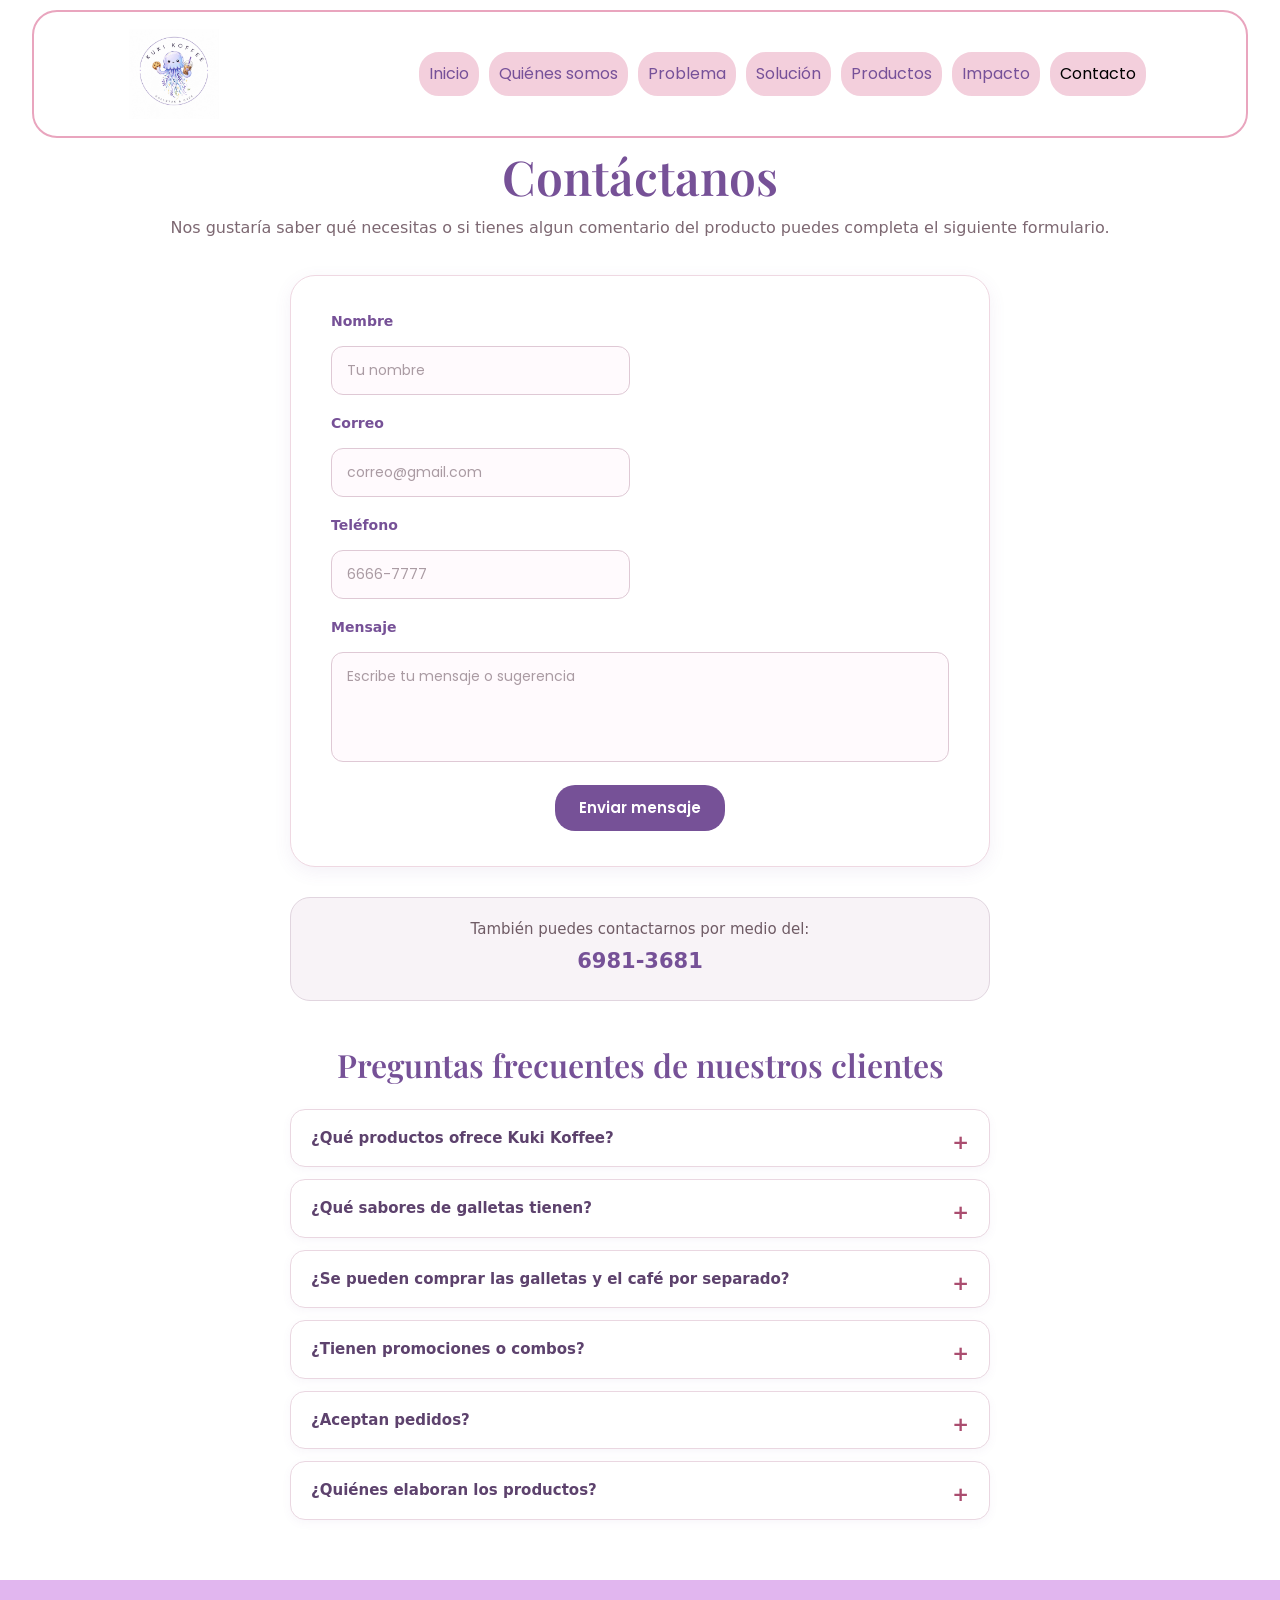
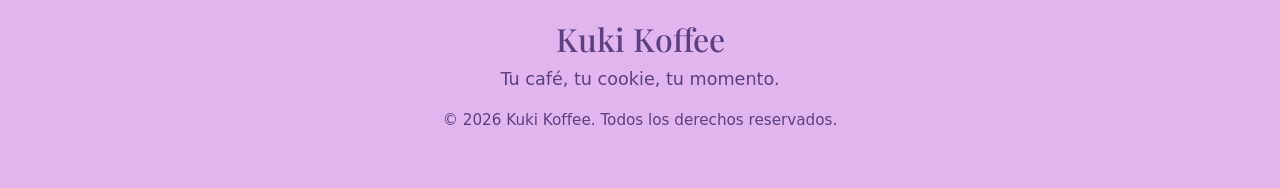
<file: Kuki/pages/contacto.html>
<!DOCTYPE html>
<html lang="es">
    <head>

    <meta charset="UTF-8">
    <meta name="viewport" content="width=device-width, initial-scale=1.0">

    <title>Contacto y FAQ - Kuki Koffee</title>

    <!-- Google Fonts -->
    <link rel="preconnect" href="https://fonts.googleapis.com">
    <link rel="preconnect" href="https://fonts.gstatic.com" crossorigin>
    <link href="https://fonts.googleapis.com/css2?family=Parisienne&family=Playfair+Display:wght@500;600;700&family=Poppins:wght@400;500;600&display=swap" rel="stylesheet">

    <!-- Bootstrap -->
    <link href="https://cdn.jsdelivr.net/npm/bootstrap@5.3.3/dist/css/bootstrap.min.css" rel="stylesheet">

    <!-- CSS -->
    <link rel="stylesheet" href="../css/style.css">

</head>

<body>

     <!-- NAVBAR -->
    <header>
        <nav class="navbar navbar-expand-lg">

            <div class="container">

                <a class="navbar-brand" href="../index.html">
                    <img src="../img/logoKuki.jpeg" alt="Kuki Koffee">
                </a>

                <button class="navbar-toggler"
                        type="button"
                        data-bs-toggle="collapse"
                        data-bs-target="#menu">
                    <span class="navbar-toggler-icon"></span>
                </button>

                <div class="collapse navbar-collapse" id="menu">

                    <ul class="navbar-nav ms-auto">

                        <li class="nav-item">
                            <a class="nav-link" href="../index.html">
                                Inicio
                            </a>
                        </li>

                        <li class="nav-item">
                            <a class="nav-link" href="nosotros.html">
                                Quiénes somos
                            </a>
                        </li>

                        <li class="nav-item">
                            <a class="nav-link" href="problema.html">
                                Problema
                            </a>
                        </li>

                        <li class="nav-item">
                            <a class="nav-link" href="solucion.html">
                                Solución
                            </a>
                        </li>

                        <li class="nav-item">
                            <a class="nav-link" href="productos.html">
                                Productos
                            </a>
                        </li>

                        <li class="nav-item">
                            <a class="nav-link" href="impacto.html">
                                Impacto
                            </a>
                        </li>

                        <li class="nav-item">
                            <a class="nav-link active" href="contacto.html">
                                Contacto
                            </a>
                        </li>

                    </ul>

                </div>
            </div>
        </nav>
    </header>

<main class="container">

    <!-- Encabezado-->
    <header class="contact-header">

        <h1 class="contact-title">
            Contáctanos
        </h1>

        <p class="contact-subtitle">
            Nos gustaría saber qué necesitas o si tienes algun comentario del producto puedes  completa el siguiente formulario.
        </p>

    </header>


    <!-- Formulario -->
    <section class="contact-section">

        <form id="form" class="contact-form" action="https://formsubmit.co/lesly.ferrufino2026@grupoq.superate.org" method="POST" >

            <!-- Nombre -->
            <div class="form-group" >

                <label for="name">Nombre</label>

                <input type="text" id="name" name="name" placeholder="Tu nombre" required>

            </div>
    <br>

            <!-- Correo -->
            <div class="form-group" >

                <label for="email"> Correo </label>

                <input type="email" id="email" name="email" placeholder="correo@gmail.com" required >

            </div>

    <br>
            <!-- Teléfono -->
            <div class="form-group">

                <label for="phone"> Teléfono </label>

                <input type="tel" id="phone" name="phone" placeholder="6666-7777" required >

            </div>


            <!-- Mensaje -->
            <div class="form-group span-all">
                 <label for="mensaje">Mensaje</label>
                <textarea id="mensaje" placeholder="Escribe tu mensaje o sugerencia" name="mensaje"></textarea>

             
                
                <!--Para que no salga nada que no se quiera-->
               
                <input type="hidden" name="_next" value="http://127.0.0.1:5500/">
                    <input type="hidden" name="_captcha" value="false">
            </div>


            <!-- Botón -->
            <button type="submit" class="submit-btn"> Enviar mensaje</button>

        </form>

    </section>


    <!-- Informacion de contacto -->
    <section class="phone-contact">

        <h1 class="phone-text">
            También puedes contactarnos por medio del:
        </h1>

        <a href="tel:+50369813681" class="phone-number"> 6981-3681 </a>

    </section>



    <!-- Esto es para lo de preguntas frecuentes -->
    <section class="faq-section">

        <h2 class="faq-title"> Preguntas frecuentes de nuestros clientes</h2>


        <details class="faq-item">

            <!-- Recordar:
                <details> → crea la sección que se puede abrir y cerrar.
                <summary> → contiene la pregunta que el usuario ve y presiona.
                <p> → contiene la respuesta, que aparece cuando se abre.-->

            <summary>¿Qué productos ofrece Kuki Koffee?</summary>

            <p>Kuki Koffee ofrece galletas y café helado, preparados pensando en ofrecer una opción deliciosa y agradable para nuestros clientes.</p>

        </details>


        <details class="faq-item">

            <summary>¿Qué sabores de galletas tienen?</summary>

            <p>Contamos con galletas de avena por la increible convinacion que hacen nuestro cafehelado y sus diferentes topins.</p>

        </details>


        <details class="faq-item">

            <summary> ¿Se pueden comprar las galletas y el café por separado? </summary>

            <p>Sí, nuestros productos pueden adquirirse por separado o 
                combinarse para disfrutar de una mejor experiencia.</p>

        </details>

        <details class="faq-item">

            <summary> ¿Tienen promociones o combos? </summary>

            <p>Sí, ofrecemos diferentes promociones o 
                combos dependiendo de la disponibilidad y la temporada.</p>

        </details>

        <details class="faq-item">

            <summary> ¿Aceptan pedidos?</summary>

            <p>Sí, podemos recibir pedidos con anticipación ya sea en persona o por mensaje.</p>

        </details>
        
         <details class="faq-item">

            <summary> ¿Quiénes elaboran los productos?</summary>

            <p>Los productos son elaborados por estudiantes del Centro !Superate¡ GRupo Q 
                que forman parte del emprendimiento.</p>

        </details>
    </section>

</main>


<!-- Parte de JAVASCRIPT para validar -->
<script>
    const formulario = document.querySelector("#form");

    // Formato para validar el correo
    const formatoCorreo = /^[^\s@]+@[^\s@]+\.[^\s@]+$/;

    // Formato para validar el teléfono
    const formatoTelefono = /^[0-9]{4}-[0-9]{4}$/;

    formulario.addEventListener("submit", function(event) {

    

        // Obtener los datos escritos
        const nombre = document.querySelector("#name").value.trim();
        const correo = document.querySelector("#email").value.trim();
        const telefono = document.querySelector("#phone").value.trim();
        const mensaje = document.querySelector("#mensaje").value.trim();

        // Validar el nombre
        if (nombre === "") {
            alert("Por favor, escribe tu nombre.");
            return;
        }

        // Validar el correo
        if (!formatoCorreo.test(correo)) {
            alert("Por favor, escribe un correo electrónico válido.");
            return;
        }

        // Validar el teléfono
        if (!formatoTelefono.test(telefono)) {
            alert("Por favor, escribe un número de teléfono válido.");
            return;
        }

        // Validar el mensaje
        if (mensaje === "") {
            alert("Por favor, escribe un mensaje.");
            return;
        }

    });
</script>

<!-- Pie de Página -->
  <footer class="footer">

    <div class="container text-center">

      <h3>Kuki Koffee</h3>

      <p>
        Tu café, tu cookie, tu momento.
      </p>

      <p class="copyright">
        © 2026 Kuki Koffee. Todos los derechos reservados.
      </p>

    </div>

  </footer>

</body>

</html>
</file>
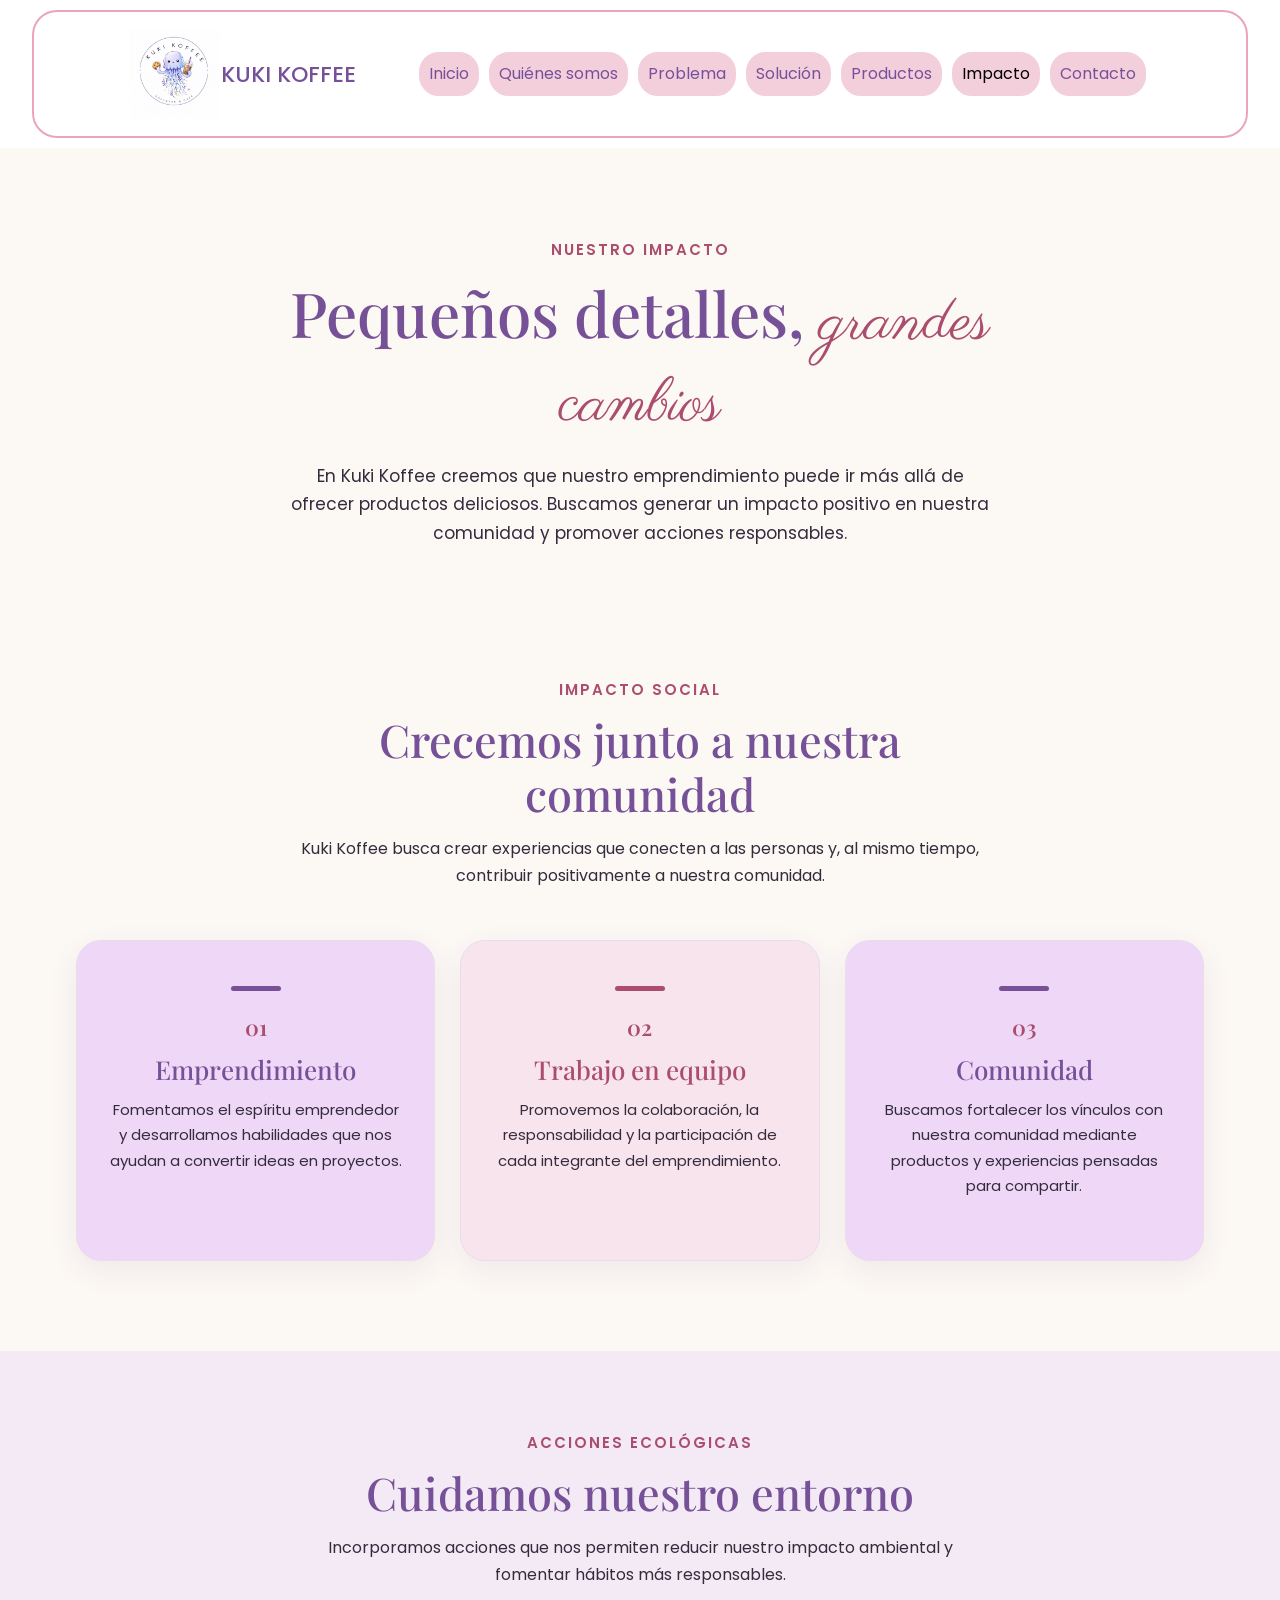
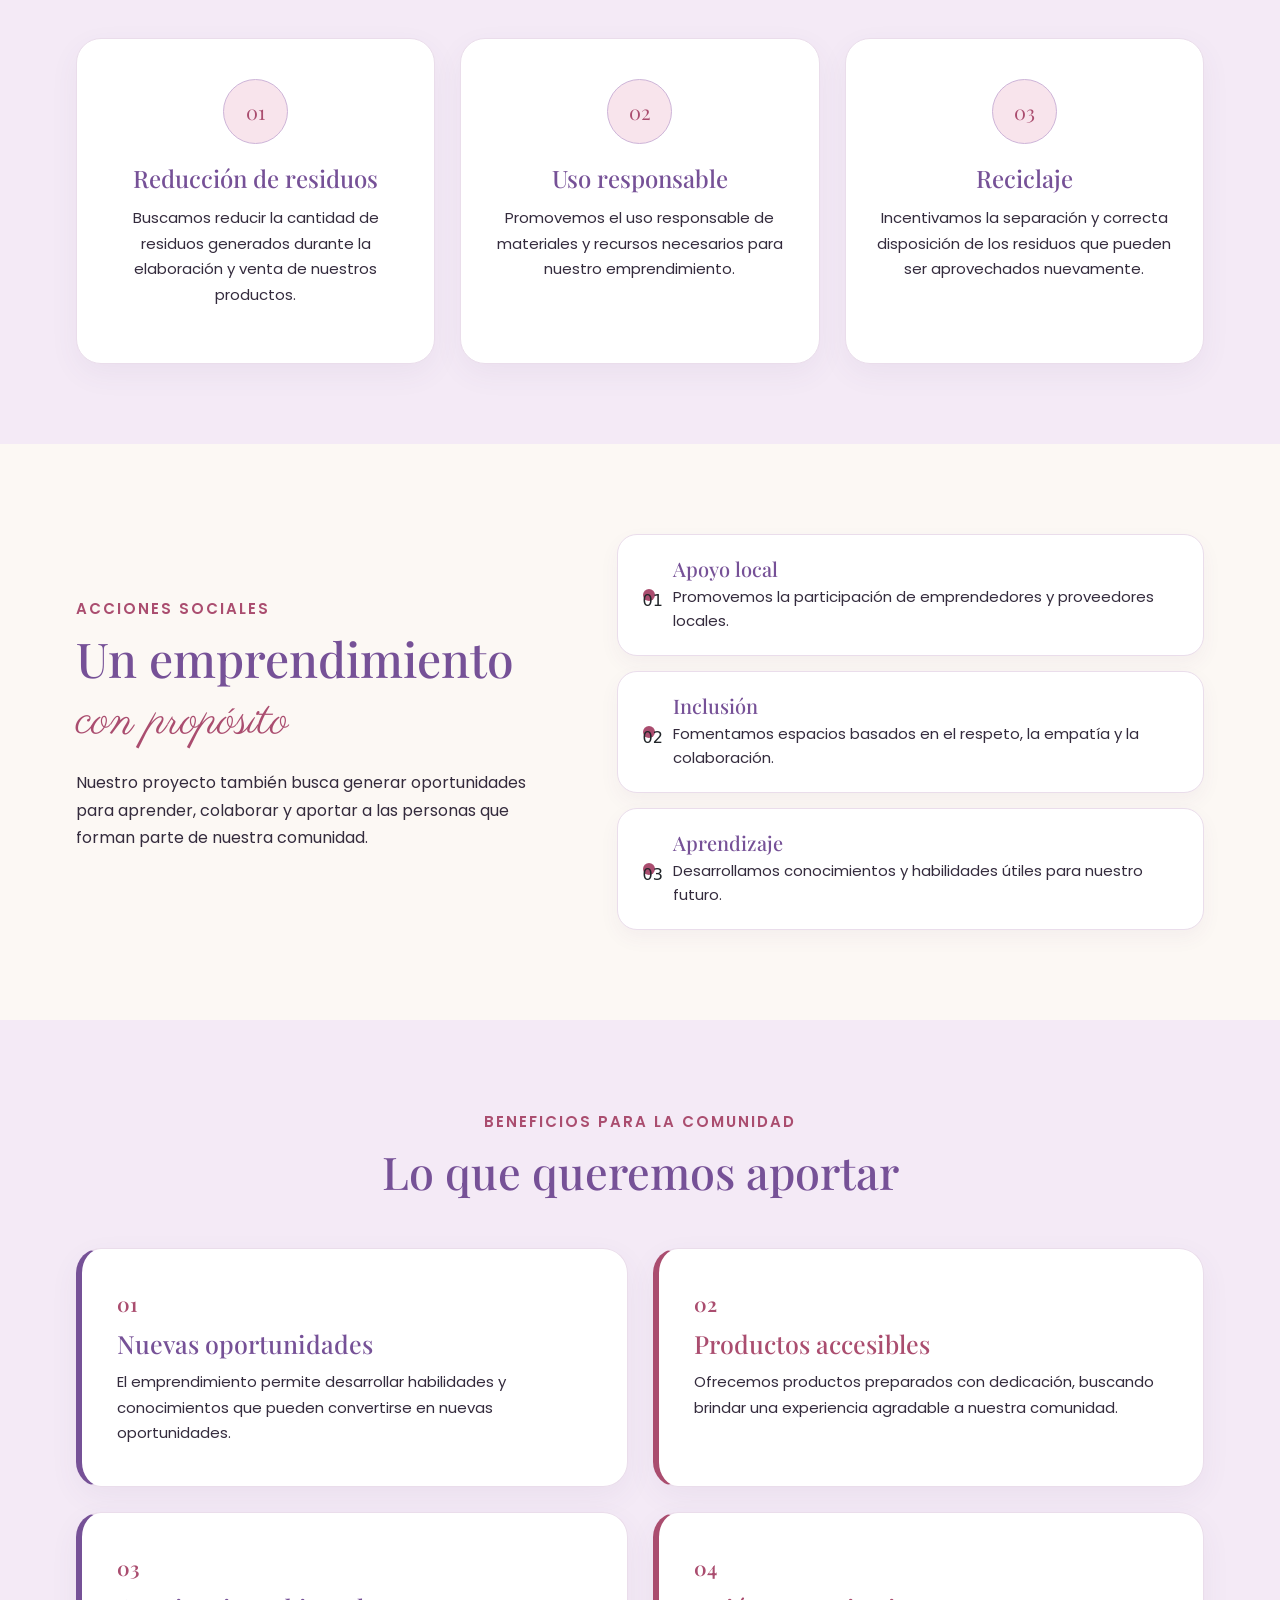
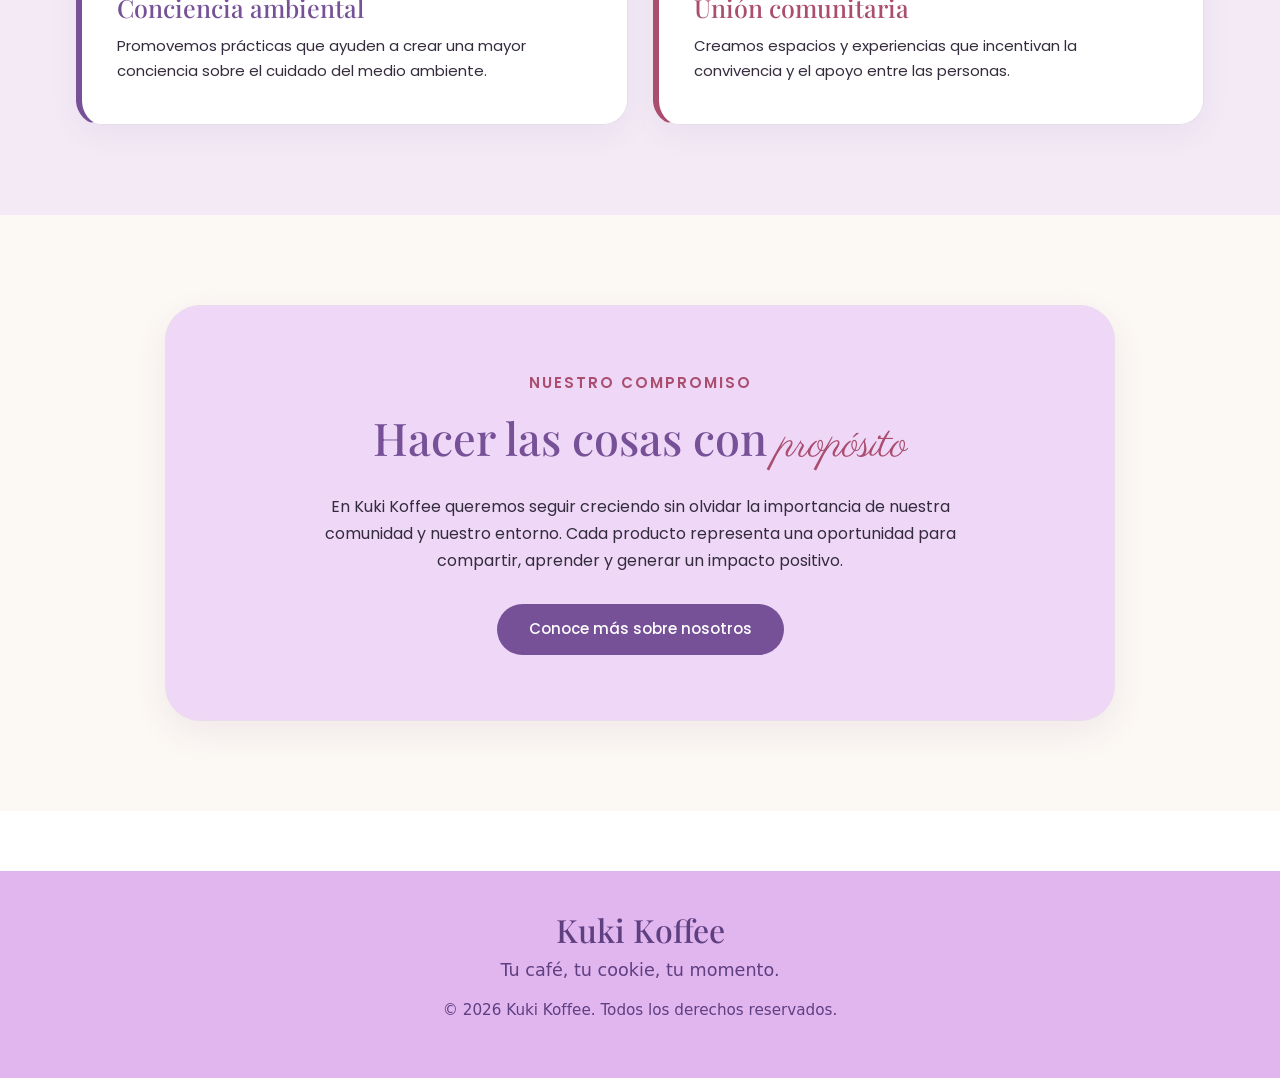
<file: Kuki/pages/impacto.html>
<!DOCTYPE html>
<html lang="es">

<head>
    <meta charset="UTF-8">
    <meta name="viewport" content="width=device-width, initial-scale=1.0">

    <title>Impacto - Kuki Koffee</title>

    <!-- Google Fonts -->
    <link rel="preconnect" href="https://fonts.googleapis.com">
    <link rel="preconnect" href="https://fonts.gstatic.com" crossorigin>

    <link href="https://fonts.googleapis.com/css2?family=Parisienne&family=Playfair+Display:wght@500;600;700&family=Poppins:wght@400;500;600&display=swap" rel="stylesheet">

    <!-- Bootstrap -->
    <link href="https://cdn.jsdelivr.net/npm/bootstrap@5.3.3/dist/css/bootstrap.min.css" rel="stylesheet">

    <!-- CSS -->
    <link rel="stylesheet" href="../css/style.css">
</head>

<body>

    <!-- =========================
         NAVBAR
    ========================== -->

    <header>

        <nav class="navbar navbar-expand-lg">

            <div class="container">

                <!-- Logo -->
                <a class="navbar-brand" href="../index.html">
                    <img
                        src="../img/logoKuki.jpeg"
                        alt="Kuki Koffee"
                    >
                    <span>KUKI KOFFEE</span>
                </a>

                

                <!-- Botón móvil -->
                <button
                    class="navbar-toggler"
                    type="button"
                    data-bs-toggle="collapse"
                    data-bs-target="#menu"
                >

                    <span class="navbar-toggler-icon"></span>

                </button>


                <!-- Menú -->
                <div class="collapse navbar-collapse" id="menu">

                    <ul class="navbar-nav ms-auto">

                        <li class="nav-item">
                            <a class="nav-link" href="../index.html">
                                Inicio
                            </a>
                        </li>

                        <li class="nav-item">
                            <a class="nav-link" href="nosotros.html">
                                Quiénes somos
                            </a>
                        </li>

                        <li class="nav-item">
                            <a class="nav-link" href="problema.html">
                                Problema
                            </a>
                        </li>

                        <li class="nav-item">
                            <a class="nav-link" href="solucion.html">
                                Solución
                            </a>
                        </li>

                        <li class="nav-item">
                            <a class="nav-link" href="productos.html">
                                Productos
                            </a>
                        </li>

                        <li class="nav-item">
                            <a class="nav-link active" href="impacto.html">
                                Impacto
                            </a>
                        </li>

                        <li class="nav-item">
                            <a class="nav-link" href="contacto.html">
                                Contacto
                            </a>
                        </li>

                    </ul>

                </div>

            </div>

        </nav>

    </header>


    <main>


        <!-- =========================
             ENCABEZADO
        ========================== -->

        <section class="impacto-hero">

            <div class="container">

                <span class="impacto-mini">
                    NUESTRO IMPACTO
                </span>

                <h1>
                    Pequeños detalles,
                    <strong>grandes cambios</strong>
                </h1>

                <p>
                    En Kuki Koffee creemos que nuestro emprendimiento
                    puede ir más allá de ofrecer productos deliciosos.
                    Buscamos generar un impacto positivo en nuestra
                    comunidad y promover acciones responsables.
                </p>

            </div>

        </section>



        <!-- =========================
             IMPACTO SOCIAL
        ========================== -->

        <section class="impacto-social">

            <div class="container">

                <div class="impacto-intro">

                    <span>
                        IMPACTO SOCIAL
                    </span>

                    <h2>
                        Crecemos junto a nuestra comunidad
                    </h2>

                    <p>
                        Kuki Koffee busca crear experiencias que conecten
                        a las personas y, al mismo tiempo, contribuir
                        positivamente a nuestra comunidad.
                    </p>

                </div>


                <div class="impacto-tarjetas">

                    <!-- Tarjeta 1 -->
                    <div class="impacto-card">

                        <div class="impacto-numero">
                            01
                        </div>

                        <h3>
                            Emprendimiento
                        </h3>

                        <p>
                            Fomentamos el espíritu emprendedor y
                            desarrollamos habilidades que nos ayudan
                            a convertir ideas en proyectos.
                        </p>

                    </div>


                    <!-- Tarjeta 2 -->
                    <div class="impacto-card impacto-card-rosa">

                        <div class="impacto-numero">
                            02
                        </div>

                        <h3>
                            Trabajo en equipo
                        </h3>

                        <p>
                            Promovemos la colaboración, la responsabilidad
                            y la participación de cada integrante del
                            emprendimiento.
                        </p>

                    </div>


                    <!-- Tarjeta 3 -->
                    <div class="impacto-card">

                        <div class="impacto-numero">
                            03
                        </div>

                        <h3>
                            Comunidad
                        </h3>

                        <p>
                            Buscamos fortalecer los vínculos con nuestra
                            comunidad mediante productos y experiencias
                            pensadas para compartir.
                        </p>

                    </div>

                </div>

            </div>

        </section>



        <!-- =========================
             ACCIONES ECOLÓGICAS
        ========================== -->

        <section class="acciones-ecologicas">

            <div class="container">

                <div class="acciones-header">

                    <span>
                        ACCIONES ECOLÓGICAS
                    </span>

                    <h2>
                        Cuidamos nuestro entorno
                    </h2>

                    <p>
                        Incorporamos acciones que nos permiten reducir
                        nuestro impacto ambiental y fomentar hábitos
                        más responsables.
                    </p>

                </div>


                <div class="acciones-grid">

                    <div class="accion-card">

                        <div class="accion-icon">
                            01
                        </div>

                        <h3>
                            Reducción de residuos
                        </h3>

                        <p>
                            Buscamos reducir la cantidad de residuos
                            generados durante la elaboración y venta
                            de nuestros productos.
                        </p>

                    </div>


                    <div class="accion-card">

                        <div class="accion-icon">
                            02
                        </div>

                        <h3>
                            Uso responsable
                        </h3>

                        <p>
                            Promovemos el uso responsable de materiales
                            y recursos necesarios para nuestro
                            emprendimiento.
                        </p>

                    </div>


                    <div class="accion-card">

                        <div class="accion-icon">
                            03
                        </div>

                        <h3>
                            Reciclaje
                        </h3>

                        <p>
                            Incentivamos la separación y correcta
                            disposición de los residuos que pueden
                            ser aprovechados nuevamente.
                        </p>

                    </div>

                </div>

            </div>

        </section>



        <!-- =========================
             ACCIONES SOCIALES
        ========================== -->

        <section class="acciones-sociales">

            <div class="container">

                <div class="social-content">

                    <div class="social-text">

                        <span>
                            ACCIONES SOCIALES
                        </span>

                        <h2>
                            Un emprendimiento
                            <strong>con propósito</strong>
                        </h2>

                        <p>
                            Nuestro proyecto también busca generar
                            oportunidades para aprender, colaborar
                            y aportar a las personas que forman parte
                            de nuestra comunidad.
                        </p>

                    </div>


                    <div class="social-list">

                        <div class="social-item">

                            <span>01</span>

                            <div>
                                <h3>
                                    Apoyo local
                                </h3>

                                <p>
                                    Promovemos la participación de
                                    emprendedores y proveedores locales.
                                </p>
                            </div>

                        </div>


                        <div class="social-item">

                            <span>02</span>

                            <div>
                                <h3>
                                    Inclusión
                                </h3>

                                <p>
                                    Fomentamos espacios basados en el
                                    respeto, la empatía y la colaboración.
                                </p>
                            </div>

                        </div>


                        <div class="social-item">

                            <span>03</span>

                            <div>
                                <h3>
                                    Aprendizaje
                                </h3>

                                <p>
                                    Desarrollamos conocimientos y
                                    habilidades útiles para nuestro futuro.
                                </p>
                            </div>

                        </div>

                    </div>

                </div>

            </div>

        </section>



        <!-- =========================
             BENEFICIOS
        ========================== -->

        <section class="beneficios-comunidad">

            <div class="container">

                <div class="beneficios-header">

                    <span>
                        BENEFICIOS PARA LA COMUNIDAD
                    </span>

                    <h2>
                        Lo que queremos aportar
                    </h2>

                </div>


                <div class="beneficios-grid">

                    <div class="beneficio">

                        <div class="beneficio-numero">
                            01
                        </div>

                        <h3>
                            Nuevas oportunidades
                        </h3>

                        <p>
                            El emprendimiento permite desarrollar
                            habilidades y conocimientos que pueden
                            convertirse en nuevas oportunidades.
                        </p>

                    </div>


                    <div class="beneficio beneficio-rosa">

                        <div class="beneficio-numero">
                            02
                        </div>

                        <h3>
                            Productos accesibles
                        </h3>

                        <p>
                            Ofrecemos productos preparados con
                            dedicación, buscando brindar una experiencia
                            agradable a nuestra comunidad.
                        </p>

                    </div>


                    <div class="beneficio">

                        <div class="beneficio-numero">
                            03
                        </div>

                        <h3>
                            Conciencia ambiental
                        </h3>

                        <p>
                            Promovemos prácticas que ayuden a crear
                            una mayor conciencia sobre el cuidado
                            del medio ambiente.
                        </p>

                    </div>


                    <div class="beneficio beneficio-rosa">

                        <div class="beneficio-numero">
                            04
                        </div>

                        <h3>
                            Unión comunitaria
                        </h3>

                        <p>
                            Creamos espacios y experiencias que
                            incentivan la convivencia y el apoyo
                            entre las personas.
                        </p>

                    </div>

                </div>

            </div>

        </section>



        <!-- =========================
             COMPROMISO
        ========================== -->

        <section class="impacto-compromiso">

            <div class="container">

                <div class="compromiso-impacto-box">

                    <span>
                        NUESTRO COMPROMISO
                    </span>

                    <h2>
                        Hacer las cosas con
                        <strong>propósito</strong>
                    </h2>

                    <p>
                        En Kuki Koffee queremos seguir creciendo
                        sin olvidar la importancia de nuestra comunidad
                        y nuestro entorno. Cada producto representa
                        una oportunidad para compartir, aprender y
                        generar un impacto positivo.
                    </p>

                    <a href="contacto.html" class="impacto-btn">
                        Conoce más sobre nosotros
                    </a>

                </div>

            </div>

        </section>


    </main>



    <!-- Pie de Página -->
  <footer class="footer">

    <div class="container text-center">

      <h3>Kuki Koffee</h3>

      <p>
        Tu café, tu cookie, tu momento.
      </p>

      <p class="copyright">
        © 2026 Kuki Koffee. Todos los derechos reservados.
      </p>

    </div>

  </footer>


    <!-- Bootstrap -->
    <script src="https://cdn.jsdelivr.net/npm/bootstrap@5.3.3/dist/js/bootstrap.bundle.min.js"></script>

</body>

</html>
</file>
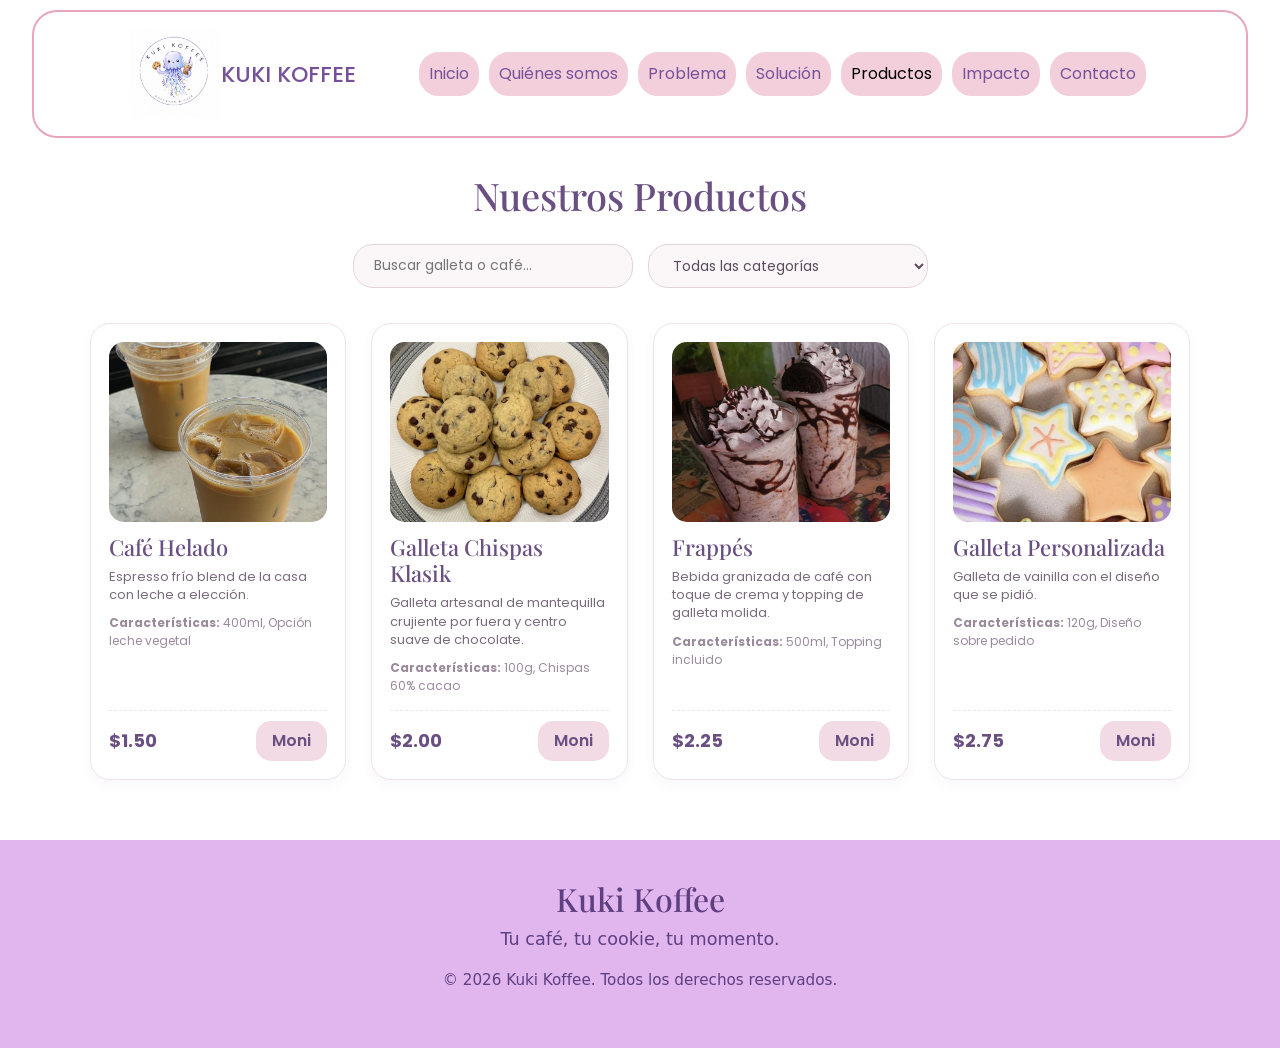
<file: Kuki/pages/productos.html>
<!DOCTYPE html>
<html lang="es">
<head>
    <meta charset="UTF-8">
    <meta name="viewport" content="width=device-width, initial-scale=1.0">

    <title>Kuki Koffee</title>

    <!-- Google Fonts -->
    <!-- Parte de ayuda de Alex -->
    <link rel="preconnect" href="https://fonts.googleapis.com">
    <link rel="preconnect" href="https://fonts.gstatic.com" crossorigin>
    <link href="https://fonts.googleapis.com/css2?family=Parisienne&family=Playfair+Display:wght@500;600;700&family=Poppins:wght@400;500;600&display=swap" rel="stylesheet">

    <!-- Aqui tambien la de ayuda de Alex -->
    <!-- Bootstrap -->
    <link href="https://cdn.jsdelivr.net/npm/bootstrap@5.3.3/dist/css/bootstrap.min.css" rel="stylesheet">

    <!-- para conectarlo con el CSS -->
    <link rel="stylesheet" href="../css/style.css">
</head>

<body>
    <!-- NAVBAR -->
    <header>
        <nav class="navbar navbar-expand-lg">
            <div class="container">

                <!-- Logo -->
                <a class="navbar-brand" href="../index.html">
                    <img src="../img/logoKuki.jpeg" 
                         alt="Logo de Kuki Koffee">
                    <span>KUKI KOFFEE</span>
                </a>

                <!-- Botón para celular -->
                <button class="navbar-toggler" 
                        type="button" 
                        data-bs-toggle="collapse"
                        data-bs-target="#menu">
                    <span class="navbar-toggler-icon"></span>
                </button>

                <!-- Menú -->
                <div class="collapse navbar-collapse" id="menu">
                    <ul class="navbar-nav ms-auto">
                        <li class="nav-item">
                            <a class="nav-link" href="../index.html">
                                Inicio
                            </a>
                        </li>

                        <li class="nav-item">
                            <a class="nav-link" href="nosotros.html">
                                Quiénes somos
                            </a>
                        </li>

                        <li class="nav-item">
                            <a class="nav-link" href="problema.html">
                                Problema
                            </a>
                        </li>

                        <li class="nav-item">
                            <a class="nav-link" href="solucion.html">
                                Solución
                            </a>
                        </li>

                        <li class="nav-item">
                            <a class="nav-link active" href="productos.html">
                                Productos
                            </a>
                        </li>

                        <li class="nav-item">
                            <a class="nav-link" href="impacto.html">
                                Impacto
                            </a>
                        </li>

                        <li class="nav-item">
                            <a class="nav-link" href="pages/contacto.html">
                                Contacto
                            </a>
                        </li>
                    </ul>
                </div>
            </div>
        </nav>
    </header>

  <!-- El Catálogo -->
  <main class="main-container">
    <section id="productos">
      <h2 class="section-title">Nuestros Productos</h2>

      <!-- Las codas para la búsqueda y selección -->
      <div class="controles">
        <input type="text" placeholder="Buscar galleta o café..." class="input-control">
        <select class="select-control">
          <option value="todos">Todas las categorías</option>
          <option value="bebidas">Bebidas</option>
          <option value="galletas">Galletas</option>
          <option value="combos">Combos</option>
        </select>
      </div>

      <!-- Las Tarjetas de Productos -->
      <div class="grid-productos">

        <!-- Producto 1 -->
        <div class="tarjeta-producto" data-categoria="bebidas">
          <img src="../img/cafe.jpeg" alt="Café Helado">
          <h3>Café Helado</h3>
          <p>Espresso frío blend de la casa con leche a elección.</p>
          <small><strong>Características:</strong> 400ml, Opción leche vegetal</small>
          <div class="tarjeta-footer">
            <span class="precio">$1.50</span>
            <button class="btn-cotizar">Moni</button>
          </div>
        </div>

        <!-- Producto 2 -->
        <div class="tarjeta-producto" data-categoria="galletas">
          <img src="../img/galletachispas.jpeg" alt="Galleta Chispas de Chocolate">
          <h3>Galleta Chispas Klasik</h3>
          <p>Galleta artesanal de mantequilla crujiente por fuera y centro suave de chocolate.</p>
          <small><strong>Características:</strong> 100g, Chispas 60% cacao</small>
          <div class="tarjeta-footer">
            <span class="precio">$2.00</span>
            <button class="btn-cotizar">Moni</button>
          </div>
        </div>

        <!-- Producto 3 -->
        <div class="tarjeta-producto" data-categoria="bebidas">
          <img src="../img/frapes.jpeg" alt="Frappés">
          <h3>Frappés</h3>
          <p>Bebida granizada de café con toque de crema y topping de galleta molida.</p>
          <small><strong>Características:</strong> 500ml, Topping incluido</small>
          <div class="tarjeta-footer">
            <span class="precio">$2.25</span>
            <button class="btn-cotizar">Moni</button>
          </div>
        </div>

        <!-- Producto 4 -->
        <div class="tarjeta-producto" data-categoria="galletas">
          <img src="../img/perzonalizadas.jpeg" alt="Galleta Personalizada">
          <h3>Galleta Personalizada</h3>
          <p>Galleta de vainilla con el diseño que se pidió.</p>
          <small><strong>Características:</strong> 120g, Diseño sobre pedido</small>
          <div class="tarjeta-footer">
            <span class="precio">$2.75</span>
            <button class="btn-cotizar">Moni</button>
          </div>
        </div>

      </div>
    </section>
  </main>

  <!-- Pie de Página -->
  <footer class="footer">

    <div class="container text-center">

      <h3>Kuki Koffee</h3>

      <p>
        Tu café, tu cookie, tu momento.
      </p>

      <p class="copyright">
        © 2026 Kuki Koffee. Todos los derechos reservados.
      </p>

    </div>

  </footer>
  <!-- Enlace al archivo js para activar el filtro -->
  <script src="../js/producto.js"></script>
</body>
</html>
</file>
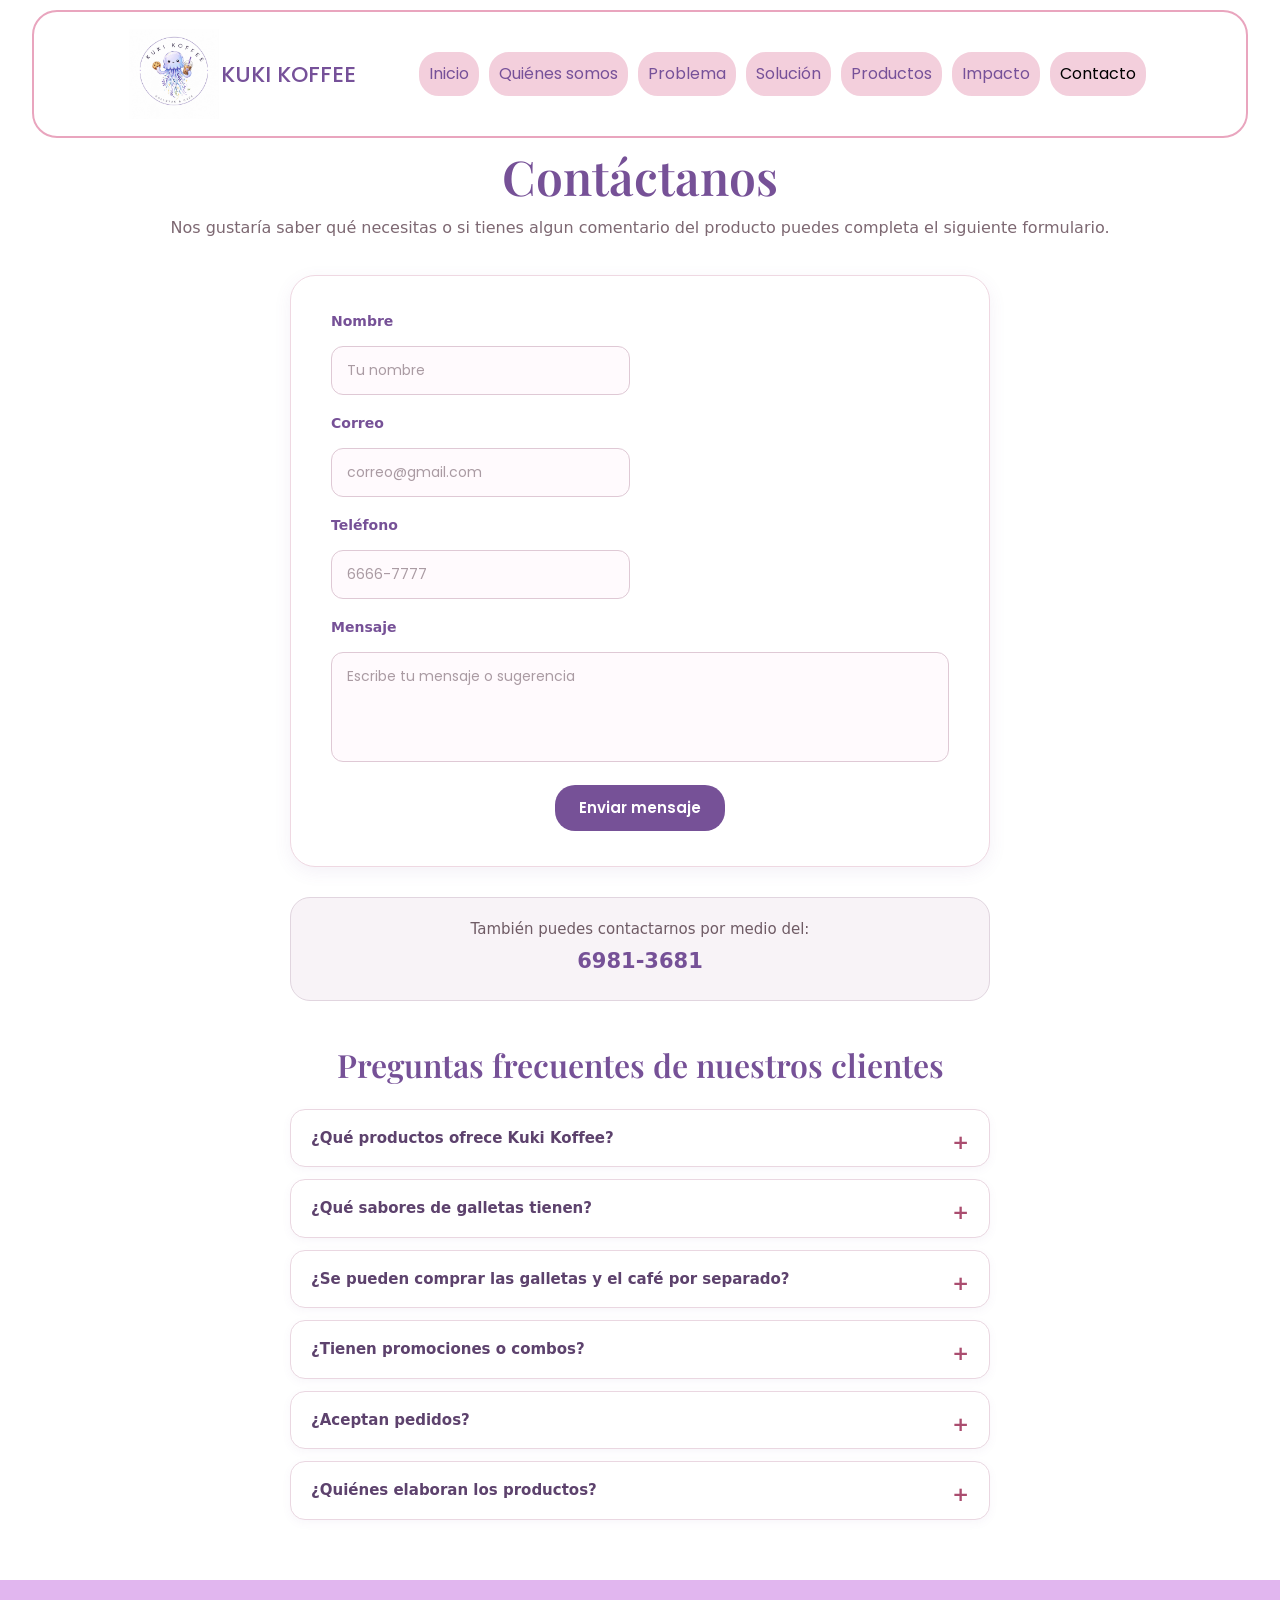
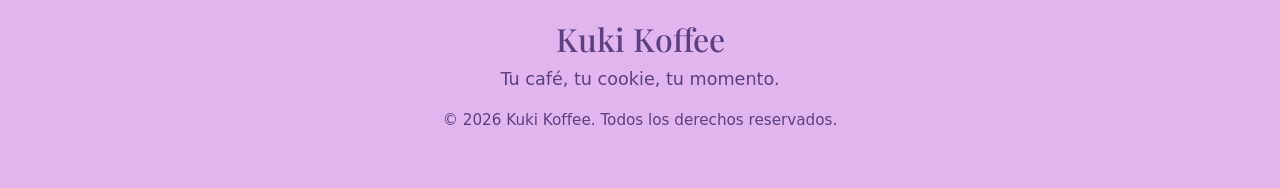
<file: Kuki/Kuki/pages/contacto.html>
<!DOCTYPE html>
<html lang="es">
    <head>

    <meta charset="UTF-8">
    <meta name="viewport" content="width=device-width, initial-scale=1.0">

    <title>Contacto y FAQ - Kuki Koffee</title>

    <!-- Google Fonts -->
    <link rel="preconnect" href="https://fonts.googleapis.com">
    <link rel="preconnect" href="https://fonts.gstatic.com" crossorigin>
    <link href="https://fonts.googleapis.com/css2?family=Parisienne&family=Playfair+Display:wght@500;600;700&family=Poppins:wght@400;500;600&display=swap" rel="stylesheet">

    <!-- Bootstrap -->
    <link href="https://cdn.jsdelivr.net/npm/bootstrap@5.3.3/dist/css/bootstrap.min.css" rel="stylesheet">

    <!-- CSS -->
    <link rel="stylesheet" href="../css/style.css">

</head>

<body>

     <!-- NAVBAR -->
    <header>
        <nav class="navbar navbar-expand-lg">

            <div class="container">

                <!-- Logo -->
                <a class="navbar-brand" href="../index.html">
                    <img src="../img/logoKuki.jpeg" 
                         alt="Logo de Kuki Koffee">
                    <span>KUKI KOFFEE</span>
                </a>

                <button class="navbar-toggler"
                        type="button"
                        data-bs-toggle="collapse"
                        data-bs-target="#menu">
                    <span class="navbar-toggler-icon"></span>
                </button>

                <div class="collapse navbar-collapse" id="menu">

                    <ul class="navbar-nav ms-auto">

                        <li class="nav-item">
                            <a class="nav-link" href="../index.html">
                                Inicio
                            </a>
                        </li>

                        <li class="nav-item">
                            <a class="nav-link" href="nosotros.html">
                                Quiénes somos
                            </a>
                        </li>

                        <li class="nav-item">
                            <a class="nav-link" href="problema.html">
                                Problema
                            </a>
                        </li>

                        <li class="nav-item">
                            <a class="nav-link" href="solucion.html">
                                Solución
                            </a>
                        </li>

                        <li class="nav-item">
                            <a class="nav-link" href="productos.html">
                                Productos
                            </a>
                        </li>

                        <li class="nav-item">
                            <a class="nav-link" href="impacto.html">
                                Impacto
                            </a>
                        </li>

                        <li class="nav-item">
                            <a class="nav-link active" href="contacto.html">
                                Contacto
                            </a>
                        </li>

                    </ul>

                </div>
            </div>
        </nav>
    </header>

<main class="container">

    <!-- Encabezado-->
    <header class="contact-header">

        <h1 class="contact-title">
            Contáctanos
        </h1>

        <p class="contact-subtitle">
            Nos gustaría saber qué necesitas o si tienes algun comentario del producto puedes  completa el siguiente formulario.
        </p>

    </header>


    <!-- Formulario -->
    <section class="contact-section">

        <form id="form" class="contact-form" action="https://formsubmit.co/lesly.ferrufino2026@grupoq.superate.org" method="POST" >

            <!-- Nombre -->
            <div class="form-group" >

                <label for="name">Nombre</label>

                <input type="text" id="name" name="name" placeholder="Tu nombre" required>

            </div>
    <br>

            <!-- Correo -->
            <div class="form-group" >

                <label for="email"> Correo </label>

                <input type="email" id="email" name="email" placeholder="correo@gmail.com" required >

            </div>

    <br>
            <!-- Teléfono -->
            <div class="form-group">

                <label for="phone"> Teléfono </label>

                <input type="tel" id="phone" name="phone" placeholder="6666-7777" required >

            </div>


            <!-- Mensaje -->
            <div class="form-group span-all">
                 <label for="mensaje">Mensaje</label>
                <textarea id="mensaje" placeholder="Escribe tu mensaje o sugerencia" name="mensaje"></textarea>

             
                
                <!--Para que no salga nada que no se quiera-->
               
                <input type="hidden" name="_next" value="http://127.0.0.1:5500/">
                    <input type="hidden" name="_captcha" value="false">
            </div>


            <!-- Botón -->
            <button type="submit" class="submit-btn"> Enviar mensaje</button>

        </form>

    </section>


    <!-- Informacion de contacto -->
    <section class="phone-contact">

        <h1 class="phone-text">
            También puedes contactarnos por medio del:
        </h1>

        <a href="tel:+50369813681" class="phone-number"> 6981-3681 </a>

    </section>



    <!-- Esto es para lo de preguntas frecuentes -->
    <section class="faq-section">

        <h2 class="faq-title"> Preguntas frecuentes de nuestros clientes</h2>


        <details class="faq-item">

            <!-- Recordar:
                <details> → crea la sección que se puede abrir y cerrar.
                <summary> → contiene la pregunta que el usuario ve y presiona.
                <p> → contiene la respuesta, que aparece cuando se abre.-->

            <summary>¿Qué productos ofrece Kuki Koffee?</summary>

            <p>Kuki Koffee ofrece galletas y café helado, preparados pensando en ofrecer una opción deliciosa y agradable para nuestros clientes.</p>

        </details>


        <details class="faq-item">

            <summary>¿Qué sabores de galletas tienen?</summary>

            <p>Contamos con galletas de avena por la increible convinacion que hacen nuestro cafehelado y sus diferentes topins.</p>

        </details>


        <details class="faq-item">

            <summary> ¿Se pueden comprar las galletas y el café por separado? </summary>

            <p>Sí, nuestros productos pueden adquirirse por separado o 
                combinarse para disfrutar de una mejor experiencia.</p>

        </details>

        <details class="faq-item">

            <summary> ¿Tienen promociones o combos? </summary>

            <p>Sí, ofrecemos diferentes promociones o 
                combos dependiendo de la disponibilidad y la temporada.</p>

        </details>

        <details class="faq-item">

            <summary> ¿Aceptan pedidos?</summary>

            <p>Sí, podemos recibir pedidos con anticipación ya sea en persona o por mensaje.</p>

        </details>
        
         <details class="faq-item">

            <summary> ¿Quiénes elaboran los productos?</summary>

            <p>Los productos son elaborados por estudiantes del Centro !Superate¡ GRupo Q 
                que forman parte del emprendimiento.</p>

        </details>
    </section>

</main>


<!-- Parte de JAVASCRIPT para validar -->
<script>
    const formulario = document.querySelector("#form");

    // Formato para validar el correo
    const formatoCorreo = /^[^\s@]+@[^\s@]+\.[^\s@]+$/;

    // Formato para validar el teléfono
    const formatoTelefono = /^[0-9]{4}-[0-9]{4}$/;

    formulario.addEventListener("submit", function(event) {

    

        // Obtener los datos escritos
        const nombre = document.querySelector("#name").value.trim();
        const correo = document.querySelector("#email").value.trim();
        const telefono = document.querySelector("#phone").value.trim();
        const mensaje = document.querySelector("#mensaje").value.trim();

        // Validar el nombre
        if (nombre === "") {
            alert("Por favor, escribe tu nombre.");
            return;
        }

        // Validar el correo
        if (!formatoCorreo.test(correo)) {
            alert("Por favor, escribe un correo electrónico válido.");
            return;
        }

        // Validar el teléfono
        if (!formatoTelefono.test(telefono)) {
            alert("Por favor, escribe un número de teléfono válido.");
            return;
        }

        // Validar el mensaje
        if (mensaje === "") {
            alert("Por favor, escribe un mensaje.");
            return;
        }

    });
</script>

<!-- Pie de Página -->
  <footer class="footer">

    <div class="container text-center">

      <h3>Kuki Koffee</h3>

      <p>
        Tu café, tu cookie, tu momento.
      </p>

      <p class="copyright">
        © 2026 Kuki Koffee. Todos los derechos reservados.
      </p>

    </div>

  </footer>

</body>

</html>
</file>
<file: Kuki/css/style.css>
/*PARTE DE DIANA*/
.body {
    background-color: #FEFEFE;
}

.navbar {
    background-color: #ffffff;
    border: 2px solid #e9a5be;
    border-radius: 25px;

    padding: 12px 25px;
    margin: 10px auto;

    width: 95%;
    max-width: 1400px;

    display: flex;
    align-items: center;
}

.navbar-brand {
    display: flex;
    align-items: center;
    gap: 2px;
}

.navbar-brand img {
    width: 90px;
    height: 90px;
    object-fit: contain;
}

.navbar-brand span {
    font-family: 'Poppins', serif;
    font-size: 22px;
    font-weight: 500;
    color: #765199;
}

.nav-item {
    margin: 0 5px;
}

.nav-link {
    font-family: 'Poppins', sans-serif;
    background-color: #f3cfdc;
    border: 2px solid #f3cfdc;
    border-radius: 20px;
    padding: 8px 25px;
    transition: 0.3s;
}

/* 
=========================
         HERO
==========================
*/
.info {
    transform: translateY(-50px);
}

.kuki-logo {
    width: 620px;
    height: auto;
    object-fit: contain;
    transform: translateY(40px);
}

.kuki-titulo {
    font-family: 'Playfair Display', serif;
    font-size: 98px;
    font-weight: 500;
    color: #765197;
    letter-spacing: 2px;
}

.kuki-slogan {
    font-family: 'Parisienne', cursive;
    color: #aa4d6f;
    font-size: 48px;
}

.kuki-descripcion {
    font-family: 'Poppins', serif;
    font-size: 18px;
}

.btn-kuki {
    font-family: 'Poppins', serif;
    font-size: 17px;
    background-color: #eba9c1;
    border: 2px solid #eba9c1;
    border-radius: 20px;
    padding: 8px 25px;
    transition: 0.3s;
}

.titulo-seccion {
    font-family: 'Playfair Display', serif;
    font-size: 78px;
    font-weight: 400;
    color: #765197;
}

.descripcion-seccion {
    font-family: 'Parisienne', cursive;
    color: #aa4d6f;
    font-size: 38px;
}

.kuki-cafeygalletas {
    width: 100vw;
    margin-left: calc(50% - 50vw);
    margin-right: calc(50% - 50vw);
    padding: 0;
    overflow: hidden;
}

.kuki-cafeygalletas img {
    width: 100%;
    height: auto;
    display: block;
    margin: 0;
}

.subtitulo-seccion {
    font-family: 'Playfair Display', serif;
    font-size: 60px;
    font-weight: 400;
    color: #765197
}

.otro-titulo-seccion {
    font-family: 'Playfair Display', serif;
    font-size: 58px;
    font-weight: 300;
    text-align: center;
    color: #765197;
    margin-bottom: 10px;
}

.tarjeta {
    border-radius: 25px;

    padding: 20px 15px 25px 15px;

    width: 100%;
    min-height: 420px;

    background: linear-gradient(
        to bottom,
        #e3dce7 0%,
        #d9b6e0 60%,
        #b07ece 100%
    );

    display: flex;
    flex-direction: column;
    align-items: center;
    text-align: center;

    box-shadow: 0 8px 20px rgba(117, 85, 166, 0.12);

    transition: transform 0.3s ease,
                box-shadow 0.3s ease;
}

.tarjeta h3 {
    font-family: 'Poppins', serif;
    font-size: 27px;
    color: #7555A6;

    margin-bottom: 12px;
}

.tarjeta p {
    font-family: 'Poppins', sans-serif;
    font-size: 15px;
    line-height: 1.6;
    color: #332D35;
    max-width: 280px;
    margin-bottom: 20px;
}

.imagen-tarjeta {
    width: 320px;
    height: 270px;
    object-fit: contain;
    margin-top: auto;
}

.imagen-conoce {
    width: 90%;
    height: auto;
    display: block;
    margin-left: 0;
    margin-right: auto;
    margin-top: 25px;
}







/* PARTE DE DIANA QUIENES SOMOS */
/* VARIABLES */
:root {
    --morado: #76529b;
    --morado-oscuro: #5b3d7d;
    --morado-claro: #eee3f3;
    --lila: #d8c1df;

    --rosado: #df91b1;
    --rosado-claro: #f8e4ec;

    --crema: #fcf8f4;
    --blanco: #ffffff;

    --texto: #342b3d;
}


/*GENERAL */
.quienes-somos {
    background: #fcf8f4;;
    color: var(--texto);
    overflow: hidden;
}

.container {
    width: 90%;
    max-width: 1200px;
    margin: auto;
}

/*INTRODUCCIÓN*/
.about-intro {
    min-height: 620px;
    display: grid;
    grid-template-columns: 1fr 1fr;
    align-items: center;
    gap: 50px;
    padding: 90px 0;
}

.about-text {
    max-width: 550px;
}

.minititulo {
    color: #aa4d6f;
    font-size: 17px;
    font-weight: 600;
    letter-spacing: 2px;
}

.kuki-titulo2 {
    margin: 12px 0 0;
    color: #765197;
    font-family: 'Playfair Display', serif;
    font-size: clamp(55px, 6vw, 82px);
}

.kuki-slogan2 {
    margin: 15px 0 30px;
    color: #aa4d6f;
    font-size: 40px;
    font-family: 'Parisienne',cursive;
    font-weight: 400;
}

.about-image {
    position: relative;
}

.about-image::before {
    content: "";
    position: absolute;
    width: 100%;
    height: 100%;
    border: 3px solid #d5b6e0;
    border-radius: 45% 45% 45% 20%;
    top: -15px;
    left: -15px;
    z-index: 0;
}

.about-image img {
    position: relative;
    width: 100%;
    height: 470px;
    object-fit: cover;
    border-radius: 45% 45% 45% 20%;
    z-index: 1;
}

/* MISIÓN Y VISIÓN */
.mission-vision {
    display: grid;
    grid-template-columns: 1fr 1fr;
    gap: 30px;
    padding: 12px 0 90px;
}

.info-card {
    position: relative;
    padding: 55px 50px;
    min-height: 300px;
    border-radius: 25px;
    border: 1px solid #eaddeb;
    box-shadow: 0 10px 30px rgba(93, 65, 115, .08);
    text-align: center;
    overflow: hidden;
}

.info-card.mission {
    background: #efd8f7;
}

.info-card.vision {
    background: #f8e4ec
}

.card-line {
    width: 55px;
    height: 5px;
    margin: 0 auto 25px;
    border-radius: 10px;
    background: #765197;
}

.vision .card-line {
    background: #aa4d6f;
}

.info-card h3 {
    color: #765197;
    font-family: Georgia, serif;
    font-size: 34px;
    margin-bottom: 10px;
}

.vision h3 {
    color: #aa4d6f;
}

.info-card p {
    font-family: 'Poppins', serif;
    max-width: 500px;
    margin: auto;
    font-size: 18px;
    line-height: 1.7;
}


/* VALORES */
.valores {
    background: #f4eaf6;
    padding: 60px 0;
}
.section-title {
    text-align: center;
    margin-bottom: 55px;
}

.section-title h2 {
    margin: 5px 0;
    color: #765197;
    font-family: Georgia, serif;
    font-size: 65px;
}

.valores-grid {
    display: grid;
    grid-template-columns: repeat(5, 1fr);
    gap: 20px;
}

.valor {
    text-align: center;
    padding: 10px 15px;
}

.valor-circle {
    width: 75px;
    height: 75px;
    margin: 0 auto 20px;
    border-radius: 50%;
    border: 1px solid #cdb4d8;
    background: rgba(255,255,255,.5);
    display: flex;
    align-items: center;
    justify-content: center;
}

.valor-circle span {
    color: var(--morado);
    font-size: 14px;
    letter-spacing: 1px;
}

.valor h3 {
    color: #765199;
    font-family: 'Poppins', serif;
    font-size: 21px;
    margin-bottom: 5px;
}

.valor p {
    font-family: 'Poppins', serif;
    font-size: 14px;
    line-height: 1.6;
}


/* Separadores */

.valor:not(:last-child) {
    border-right: 1px solid #d9c9df;
}


/* =========================
   NUESTRO EQUIPO
========================= */

.equipo {
    padding: 10px 0;
    background: #fdf8fc;
}

.equipo-title {
    text-align: center;
    max-width: 700px;
    margin: 0 auto 60px;
}

.equipo-title .minititulo {
    font-family: 'Playfair Display', serif;
    color: var(--kuki-lavanda-oscura);
    letter-spacing: 3px;
    font-size: 15px;
    font-weight: 600;
}

.equipo-title h2 {
    font-family: 'Playfair Display', serif;
    color: var(--kuki-lavanda-oscura);
    font-size: 42px;
    margin: 12px 0 18px;
}

/* GRID */

.equipo-grid {
    display: grid;
    grid-template-columns: repeat(3, 1fr);
    gap: 55px 35px;
    max-width: 1000px;
    margin: auto;
}


/* INTEGRANTE */

.integrante {
    text-align: center;
}

.integrante-foto {
    width: 170px;
    height: 170px;
    margin: 0 auto 20px;

    border-radius: 50%;
    padding: 6px;

    background: linear-gradient(
        135deg,
        #8e4d91,
        #d98ab5
    );
}

.integrante-foto img {
    width: 100%;
    height: 100%;

    object-fit: cover;

    border-radius: 50%;
    display: block;

    border: 4px solid #fff;
}

.integrante h3 {
    font-family: 'Playfair Display', serif;
    color: #4d2850;
    font-size: 21px;
    margin-bottom: 6px;
}

.integrante span {
    font-family: 'Poppins', sans-serif;
    color: #a56c98;
    font-size: 13px;
    letter-spacing: 1px;
}


/* EFECTO */

.integrante-foto {
    transition: transform 0.3s ease;
}

.integrante:hover .integrante-foto {
    transform: translateY(-3px);
}


/* RESPONSIVE */

@media (max-width: 768px) {

    .equipo {
        padding: 70px 20px;
    }

    .equipo-title h2 {
        font-size: 32px;
    }

    .equipo-grid {
        grid-template-columns: repeat(2, 1fr);
        gap: 35px 15px;
    }

    .integrante-foto {
        width: 140px;
        height: 140px;
    }

}

@media (max-width: 480px) {

    .equipo-grid {
        grid-template-columns: 1fr;
    }

}



/* COMPROMISO */
.compromiso {
    background: #fcf8f4;
    padding: 100px 0;
}
.compromiso-content {
    display: grid;
    grid-template-columns: .9fr 1.1fr;
    gap: 70px;
    align-items: center;
}

.compromiso-text h2 {
    color: #765197;
    font-family: 'Playfair Display', serif;
    font-size: 58px;
    line-height: 1.1;
    margin: 5px 0 25px;
}
.compromiso-text h2 strong {
    font-family: 'Parisienne', cursive;
    color: #aa4d6f;
    display: block;
    font-size: 58px;
    font-weight: 400;
}

.compromisos-list {
    display: flex;
    flex-direction: column;
    gap: 14px;
}
.compromiso-item {
    display: flex;
    align-items: center;
    gap: 15px;
}
.compromiso-item span {
    width: 10px;
    height: 10px;
    flex-shrink: 0;
    border-radius: 50%;
    background:#aa4d6f;;
}

.compromiso-item p {
    font-family: 'Poppins', serif;
    font-size: 17px;
    margin: 0%;
}

/* Imagen */
.compromiso-image {
    position: relative;
}

.compromiso-image img {
    width: 100%;
    height: 430px;
    object-fit: cover;
    border-radius: 35px 35px 35px 100px;
    border: 8px solid white;
    box-shadow: 0 15px 40px rgba(91, 61, 125, .12);
}


/* =========================
   RESPONSIVE
========================= */

@media (max-width: 900px) {

    .about-intro {
        grid-template-columns: 1fr;

        padding: 70px 0;

        gap: 40px;
    }


    .about-text {
        max-width: 100%;
    }


    .mission-vision {
        grid-template-columns: 1fr;
    }


    .valores-grid {
        grid-template-columns: repeat(2, 1fr);

        gap: 35px;
    }


    .valor:not(:last-child) {
        border-right: none;
    }


    .compromiso-content {
        grid-template-columns: 1fr;

        gap: 40px;
    }

}


@media (max-width: 600px) {

    .about-text h1 {
        font-size: 55px;
    }


    .about-text h2 {
        font-size: 24px;
    }


    .about-image img {
        height: 350px;
    }


    .info-card {
        padding: 40px 25px;
    }


    .valores-grid {
        grid-template-columns: 1fr;
    }


    .section-title h2 {
        font-size: 38px;
    }


    .compromiso-text h2 {
        font-size: 38px;
    }


    .compromiso-text h2 strong {
        font-size: 32px;
    }


    .compromiso-image img {
        height: 330px;
    }

}










/* Parte Yesly */
.problema-pagina {
    font-family: 'Poppins', sans-serif;
    color: #302338;
    overflow: hidden;
}

.problema-pagina h1,
.problema-pagina h2,
.problema-pagina h3 {
    font-family: 'Playfair Display', serif;
}


/* ---------------------------------------------------------
   HERO - EL PROBLEMA
   --------------------------------------------------------- */

.problema-hero {
    position: relative;
    padding: 10px 0 10px;
    background: #faf7fc,

}

.problema-etiqueta {
    font-family: 'Parisienne', cursive;
    color: #aa4d6f;
    font-size: 48px;
    display: inline-block;
}

.problema-titulo {
    font-family: 'Playfair Display', serif;
    font-size: 58px;
    font-weight: 500;
    color: #765197;
    letter-spacing: 2px;
}

.problema-imagen {
    position: relative;
    z-index: 2;
    width: 85%;
    max-width: 500px;
    height: 430px;
    object-fit: cover;
}
.problema-causas {
    padding: 100px 0;
    background-color: #fcf8f4;
}

.problema-encabezado {
    max-width: 700px;
    margin: 0 auto;
    text-align: center;
}

/* Tarjetas */
.problema-card {
    position: relative;
    padding: 55px 50px;
    min-height: 300px;
    border-radius: 25px;
    box-shadow: 0 10px 30px rgba(93, 65, 115, 0.08);
    overflow: hidden;
    transition: transform 0.3s ease, box-shadow 0.3s ease;
}

.problema-card:hover {
    transform: translateY(-5px);
    box-shadow: 0 15px 35px rgba(93, 65, 115, 0.12);
}

.problema-card-causa {
    background: #efd8f7;
}

.problema-card-consecuencia {
    background: #f8e4ec;
}

/* Línea decorativa superior */
.card-line {
    width: 55px;
    height: 5px;
    margin: 0 auto 25px;
    border-radius: 10px;
    background: #765197;
}

.problema-card-consecuencia .card-line {
    background: #aa4d6f;
}

/* Títulos centrados */
.problema-card-contenido h3 {
    color: #765197;
    font-family: Georgia, serif;
    font-size: 34px;
    margin-bottom: 25px;
    text-align: center;
}

.problema-card-contenido h3.a {
    color: #aa4d6f;
}

/* Listas alineadas a la izquierda */
.problema-card-contenido ul {
    list-style: none;
    padding: 0;
    margin: 0;
}

.problema-card-contenido li {
    position: relative;
    padding-left: 22px;
    margin-bottom: 14px;
    font-family: 'Poppins', sans-serif;
    color: #5f5363;
    font-size: 16px;
    line-height: 1.6;
    text-align: left;
}

/* Círculo/Viñeta personalizada */
.problema-card-contenido li::before {
    content: "";
    position: absolute;
    top: 9px;
    left: 0;
    width: 8px;
    height: 8px;
    border-radius: 50%;
    background: #aa4d6f;
}

.problema-card-causa .problema-card-contenido li::before {
    background: #765197;
}

/* ---------------------------------------------------------
   PÚBLICO OBJETIVO
   --------------------------------------------------------- */

.problema-publico {
    padding: 100px 0;
    background: #ffffff 100%;
}

.problema-publico-card {
    height: 100%;
    padding: 40px 30px;
    background-color: #f8e4ec;
    border-radius: 22px;
    text-align: center;
}

.problema-publico-numero {
    width: 55px;
    height: 55px;
    margin: 0 auto 22px;
    display: flex;
    align-items: center;
    justify-content: center;
    border-radius: 50%;
    background: #efe2f1;
    color: #8b4f98;
    font-family: 'Playfair Display', serif;
    font-size: 24px;
}

.problema-publico-card h3 {
    margin-bottom: 15px;
    color: #765197;
    font-family: Georgia, serif;
    font-size: 29px;
}

.problema-publico-card p {
    margin: 0;
    font-family: 'Poppins', sans-serif;
    color: #5f5363;
    font-size: 16px;
    line-height: 1.8;
}


/* ---------------------------------------------------------
   NECESIDADES
   --------------------------------------------------------- */

.problema-necesidades {
    padding: 100px 0;
    background-color: #faf7fc;
}

.problema-necesidad-card {
    position: relative;
    height: 100%;
    padding: 35px 28px;
    border-radius: 20px;
    background: #f7e5fc;
    border: 1px solid #eaddea;
    transition: transform 0.3s ease, box-shadow 0.3s ease;
}
.problema-necesidad-numero {
    font-family: 'Playfair Display', serif;
    display: block;
    margin-bottom: 18px;
    color: #a15bac;
    font-size: 16px;
    font-weight: 600;
}

.problema-necesidad-card h3 {
    margin-bottom: 13px;
    color: #42294d;
    font-size: 24px;
    text-align: center;
    line-height: 1.8;
}

.problema-necesidad-card p {
    margin: 0;
    font-family: 'Poppins', sans-serif;
    color: #5f5363;
    font-size: 16px;
    line-height: 1.8;
    text-align: center;
}


/* ---------------------------------------------------------
   SECCIÓN FINAL
   --------------------------------------------------------- */
.problema-final {
    position: relative;
    padding: 60px 0 20px;
    background: var(--blanco);
}

.problema-final-contenido {
    position: relative;
    z-index: 2;
    max-width: 700px;
    margin: 0 auto;
    text-align: center;
}

.problema-final-contenido span,
.problema-final-contenido .etiqueta {
    display: block;
    margin-bottom: 20px;
    letter-spacing: 2px;
}

.problema-final-contenido h2 {
    margin-bottom: 25px;
    line-height: 1.2;
}

.problema-final-contenido p {
    margin-bottom: 35px;
    line-height: 1.6;
}

.problema-final-contenido a {
    display: inline-block;
    margin-top: 10px;
}

/* ---------------------------------------------------------
   BOTÓN
   --------------------------------------------------------- */

.problema-boton {
    display: inline-block;
    padding: 14px 30px;
    border-radius: 50px;
    background-color: #ffffff;
    color: #5b3564;
    text-decoration: none;
    font-weight: 500;
    transition: all 0.3s ease;
}

.problema-boton:hover {
    background-color: #efc6dc;
    color: #43294c;
    transform: translateY(-3px);
}


/* ---------------------------------------------------------
   RESPONSIVE
   --------------------------------------------------------- */

@media (max-width: 991px) {

    .problema-hero {
        padding: 80px 0;
    }

    .problema-imagen-contenedor {
        min-height: 400px;
        margin-top: 20px;
    }

    .problema-imagen {
        width: 75%;
        height: 380px;
    }

    .problema-circulo-decorativo {
        width: 340px;
        height: 340px;
    }

    .problema-causas,
    .problema-publico,
    .problema-necesidades {
        padding: 80px 0;
    }

}


@media (max-width: 767px) {

    .problema-hero {
        padding: 60px 0;
    }

    .problema-titulo {
        font-size: 2.7rem;
    }

    .problema-texto {
        font-size: 0.92rem;
    }

    .problema-imagen-contenedor {
        min-height: 330px;
    }

    .problema-imagen {
        width: 78%;
        height: 320px;
    }

    .problema-circulo-decorativo {
        width: 280px;
        height: 280px;
    }

    .problema-card {
        padding: 35px 28px;
    }

    .problema-causas,
    .problema-publico,
    .problema-necesidades {
        padding: 65px 0;
    }

    .problema-final {
        padding: 80px 20px;
    }

}


@media (max-width: 480px) {

    .problema-titulo {
        font-size: 2.3rem;
    }

    .problema-imagen {
        width: 85%;
        height: 290px;
    }

    .problema-circulo-decorativo {
        width: 245px;
        height: 245px;
    }
}





/*PARTE DE SHATTY*/
/*VARIABLES Y RESET GENERAL */
:root {
  --kuki-lavanda: #765197;
  --kuki-lavanda-oscura: #5e3f80;
  --kuki-lavanda-suave: #eee7f6;
  --kuki-lavanda-media: #7555A6;
  --kuki-fresa: #eba9c1;
  --kuki-fresa-intensa: #aa4d6f;
  --kuki-fresa-pastel: #f3cfdc;
  --kuki-fresa-borde: #e9a5be;
  --kuki-crema: #fffafc;
  --kuki-tostado: #41384b;
  --kuki-blanco: #ffffff;
  --kuki-footer-bg: #E1B6EF;
  --rosado-claro: #fcebf3;
  --morado-claro: #f3e8f5;
  --sombra-magica: 0 12px 30px rgba(118, 81, 154, 0.13);
}

* {
  box-sizing: border-box;
  margin: 0;
  padding: 0;
}

/*ELEMENTOS GLOBALES / SECCIONES GENERALES*/
.experiencia-kuki {
  width: 100%;
  margin: 0 auto;
}

/* Encabezado Principal */
.experiencia-kuki > header {
  padding: 60px 20px 40px;
  max-width: 1120px;
  margin: 0 auto;
}

.titulo-ok {
  text-align: center;
  font-family: 'Playfair Display', serif;
  font-size: clamp(25px, 5vw, 4rem);
  color: var(--kuki-lavanda);
  margin-bottom: 10px;
}

.eslogan-oki {
  color: var(--kuki-fresa-intensa);
  font-family: 'Parisienne', cursive;
  font-size: clamp(2.2rem, 4vw, 3rem);
  margin-bottom: 18px;
}

.intro-deliciosa {
  font-family: 'Poppins', sans-serif;
  max-width: 760px;
  margin: auto;
  font-size: 1.25rem;
  font-weight: 500;
  line-height: 1.6;
}

/* BLOQUE 1: NUESTRA SOLUCIÓN (Fondo Crema) */
.bloque-experiencias {
  background-color: var(--kuki-crema);
  border-top: 1px solid rgba(234, 221, 236, 0.6);
  border-bottom: 1px solid rgba(234, 221, 236, 0.6);
  padding: 80px 0;
}

.bloque-experiencias > .encabezado-seccion,
.bloque-experiencias > .okay-sabores {
  width: min(1120px, 92%);
  margin-left: auto;
  margin-right: auto;
}

.encabezado-seccion {
  font-family: 'Playfair Display', serif;
  color: var(--kuki-fresa-intensa);
  text-align: center;
  margin-bottom: 45px;
}

.encabezado-seccion h2 {
  font-size: clamp(2.2rem, 4vw, 3.2rem);
  margin-bottom: 10px;
}

.encabezado-seccion p {
  max-width: 700px;
  margin: auto;
  font-size: 1.2rem;
}

.okay-sabores {
  display: grid;
  grid-template-columns: repeat(3, 1fr);
  gap: 25px;
}

.tarjeta-delicia {
  background: var(--kuki-blanco);
  border: 1px solid #eaddec;
  border-radius: 25px;
  padding: 38px 24px;
  text-align: center;
  box-shadow: var(--sombra-magica);
  transition: transform .25s ease, box-shadow .25s ease;
}

.tarjeta-delicia:hover {
  transform: translateY(-7px);
  box-shadow: 0 18px 35px rgba(118, 81, 154, 0.18);
}

.tarjeta-delicia h3 {
  color: var(--kuki-fresa-intensa);
  margin-bottom: 12px;
  font-size: 1.5rem;
  font-family: 'Playfair Display', serif;
}

.tarjeta-delicia p {
  font-size: 1.1rem;
  font-family: 'Poppins', sans-serif;
  color: var(--kuki-tostado);
  line-height: 1.5;
}

/* BLOQUE 2: DIFERENCIADORES (Fondo Blanco) */
.seccion-diferenciadores {
  width: min(1120px, 92%);
  margin: 90px auto;
  display: grid;
  grid-template-columns: 0.9fr 1.1fr;
  gap: 32px;
  align-items: stretch;
}

.panel-destacado-morado {
  padding: 45px;
  border-radius: 28px;
  background: var(--morado-claro);
  color: var(--kuki-blanco);
  box-shadow: var(--sombra-magica);
  display: flex;
  flex-direction: column;
  justify-content: center;
}

.panel-destacado-morado h2 {
  font-family: 'Playfair Display', serif;
  color: var(--kuki-lavanda);
  font-size: 2.5rem;
  margin-bottom: 15px;
}

.panel-destacado-morado p {
  font-family: 'Poppins', sans-serif;
  color: var(--kuki-tostado);
  font-size: 1.15rem;
  line-height: 1.6;
}

.lista-puntos-clave {
  list-style: none;
  display: grid;
  gap: 16px;
}

.lista-puntos-clave li {
  background: var(--kuki-blanco);
  border: 1px solid #eaddec;
  border-radius: 18px;
  padding: 20px 24px;
  font-size: 1.1rem;
  font-family: 'Poppins', sans-serif;
  box-shadow: 0 7px 18px rgba(118, 81, 154, 0.07);
}

.lista-puntos-clave strong {
  color: var(--kuki-lavanda);
  font-family: 'Poppins', sans-serif;
}

/* BLOQUE 3: CÓMO FUNCIONA (Fondo Crema) */
.receta-paso-a-paso {
  background-color: var(--kuki-crema);
  border-top: 1px solid rgba(234, 221, 236, 0.6);
  padding: 80px 0 0;
  text-align: center;
}

.receta-paso-a-paso > .encabezado-seccion,
.receta-paso-a-paso > .linea-de-pasos {
  width: min(1120px, 92%);
  margin-left: auto;
  margin-right: auto;
}

.linea-de-pasos {
  margin-top: 40px;
  display: grid;
  grid-template-columns: repeat(3, 1fr);
  gap: 25px;
  justify-content: center;
}

.tarjeta-paso {
  padding: 35px 24px;
  background: var(--kuki-blanco);
  border: 1px solid #eaddec;
  border-radius: 25px;
  box-shadow: var(--sombra-magica);
  display: flex;
  flex-direction: column;
  align-items: center;
  justify-content: center;
  text-align: center;
  transition: transform 0.3s ease;
}

.tarjeta-paso:hover {
  transform: translateY(-5px);
}

.insignia-numero {
  width: 52px;
  height: 52px;
  margin: 0 auto 18px auto;
  border-radius: 50%;
  display: flex;
  align-items: center;
  justify-content: center;
  background: var(--rosado-claro);
  color: var(--kuki-fresa-intensa);
  font-weight: 600;
  font-size: 1.3rem;
  font-family: 'Poppins', sans-serif;
}

.tarjeta-paso h3 {
  font-size: 1.5rem;
  font-family: 'Playfair Display', serif;
  color: var(--kuki-fresa-intensa);
  margin-bottom: 10px;
}

.tarjeta-paso p {
  font-size: 1.1rem;
  font-family: 'Poppins', sans-serif;
  color: var(--kuki-tostado);
  margin-bottom: 0;
  line-height: 1.5;
}

/* 7. PIE DE PÁGINA, El hermosicimo footer*/
.footer {
  margin-top: 60px;
  padding: 40px 0;
  background-color: var(--kuki-footer-bg);
  color: var(--kuki-lavanda-oscura);
}

.footer h3 {
  font-family: 'Playfair Display', serif;
  font-size: 2rem;
  color: var(--kuki-lavanda-oscura);
}

.footer p {
  font-size: 1.1rem;
}

.footer .copyright {
  font-size: 0.95rem;
  margin-top: 10px;
}


/* Coso responsive */
@media (max-width: 850px) {
  .mosaico-sabores,
  .seccion-diferenciadores,
  .linea-de-pasos {
    grid-template-columns: 1fr;
  }

  .panel-destacado-morado {
    text-align: center;
  }
}

@media (max-width: 550px) {
  .experiencia-kuki {
    width: 94%;
    margin-top: 18px;
  }

  .tarjeta-bienvenida {
    padding: 40px 18px;
  }

  .tarjeta-delicia,
  .caja-propuesta-valor,
  .panel-destacado-morado,
  .tarjeta-paso {
    padding: 25px 18px;
  }
}

















/* PARTE DE LESLY */
/* FORMULARIO*/
.contact-header {
    text-align: center;
    margin-bottom: 35px;
}

.contact-title {
    font-family: 'Playfair Display', serif;
    font-size: 48px;
    font-weight: 600;
    color: #765197;
    margin: 10px 0;
}

.contact-subtitle {
    font-size: 16px;
    color: #7d6872;
}


/*Diseño del menu de navegacion*/

.navbar {
    background-color: #ffffff;
    border: 2px solid #e9a5be;
    border-radius: 25px;

    padding: 12px 25px;
    margin: 10px auto;

    width: 95%;
    max-width: 1400px;

    display: flex;
    align-items: center;
    /* AGREGA ESTO: separa el logo a la izquierda y los botones a la derecha */
    justify-content: space-between; 
}

/* AGREGA ESTO: si tus .nav-item están dentro de un <ul> o <div> con clase .navbar-nav */
.navbar-nav {
    display: flex;
    align-items: center;
    list-style: none; /* quita los puntos si es una lista ul */
    margin: 0;
    padding: 0;
}

.nav-item {
    margin: 0 5px;
}

.nav-link {
    font-family: 'Poppins', sans-serif;
    background-color: #f3cfdc;
    border: 2px solid #f3cfdc;
    border-radius: 20px;
    padding: 8px 25px;
    transition: 0.3s;
    text-decoration: none; /* quita el subrayado de los enlaces */
    color: #765199;        /* asegura un color de texto visible */
    display: inline-block;
}

.nav-link:hover {
    background-color: #eba9c1;
    border-color: #eba9c1;
}

/* FORMULARIO*/

.contact-section {
    width: 90%;
    max-width: 700px;
    margin: 0 auto 30px;
    padding: 35px 40px;

    background-color: #ffffff;
    border: 1px solid #efd8e2;
    border-radius: 25px;
    box-shadow: 0 5px 18px rgba(118, 81, 151, 0.08);
}

.contact-form {
    display: grid;
    grid-template-columns: 1fr 1fr;
    gap: 22px 25px;
}

.span-all {
    grid-column: 1 / -1;
}

.form-group textarea {
    min-height: 110px;
    resize: none;
}

.form-group {
    display: flex;
    flex-direction: column;
    gap: 6px;
    resize: none;
}

.contact-form label {
    color: #151515;
    font-size: 13px;
}

.form-group :is(input, textarea) {
    padding: 14px 12px;
    border-radius: 8px;
    font-size: 14px;
    outline: 0;
    background: transparent;
    border: 1px solid #d1d1d1;
}



/* Cada campo */

.form-group {
    display: flex;
    flex-direction: column;
}


/* Etiquetas */

.form-group label {
    font-size: 14px;
    font-weight: 600;
    color: #765197;
    margin-bottom: 8px;
}


/* Campos (nombre, telefono, correo, mensaje)*/

.form-group input,
.form-group textarea {
    width: 100%;
    padding: 13px 15px;

    background-color: #fffafd;
    border: 1px solid #dfc9d5;
    border-radius: 12px;

    font-family: 'Poppins', sans-serif;
    font-size: 14px;
    color: #4b3a43;

    transition: 0.3s;
}


/* PLACEHOLDER */

.form-group input::placeholder,
.form-group textarea::placeholder {
    color: #aa9ba3;
}


/* El efecto de selecion */

.form-group input:focus,
.form-group textarea:focus {
    outline: none;
    border-color: #aa4d6f;
    box-shadow: 0 0 0 3px rgba(170, 77, 111, 0.10);
    background-color: #ffffff;
}


/* Parte de mensaje */

.form-group textarea {
    height: 120px;
    resize: vertical;
}


/*Diseño del boton */

.submit-btn {
    grid-column: 1 / 3;

    width: 170px;
    margin: 5px auto 0;
    padding: 12px 20px;

    border: none;
    border-radius: 20px;

    background-color: #765197;
    color: white;

    font-family: 'Poppins', sans-serif;
    font-size: 15px;
    font-weight: 600;

    cursor: pointer;
    transition: 0.3s;
}

.submit-btn:hover {
    background-color: #aa4d6f;
    transform: translateY(-2px);
}


/* Telefono de contacto */

.phone-contact {
    width: 90%;
    max-width: 700px;
    margin: 0 auto 45px;
    padding: 22px;

    text-align: center;

    background-color: #f8f3f7;
    border: 1px solid #e1d5df;
    border-radius: 20px;
}

.phone-text {
    font-size: 15px;
    font-weight: 400;
    color: #6f5b65;
    margin-bottom: 8px;
}

.phone-number {
    display: inline-block;

    color: #765197;
    font-size: 21px;
    font-weight: 600;
    text-decoration: none;

    transition: 0.3s;
}

.phone-number:hover {
    color: #aa4d6f;
}


/* Diseño de preguntas frecuentes*/

.faq-section {
    width: 90%;
    max-width: 700px;
    margin: 0 auto;
}

.faq-title {
    font-family: 'Playfair Display', serif;
    text-align: center;

    font-size: 32px;
    font-weight: 600;
    color: #765197;

    margin-bottom: 25px;
}


/* Cada pregunta */

.faq-item {
    margin-bottom: 12px;

    background-color: white;
    border: 1px solid #ead7e1;
    border-radius: 15px;

    overflow: hidden;
    box-shadow: 0 3px 10px rgba(118, 81, 151, 0.05);
}


/* Posibles preguntas */

.faq-item summary {
    padding: 17px 20px;

    font-size: 15px;
    font-weight: 600;
    color: #5d426d;

    cursor: pointer;
    list-style: none;
}


/* cosa del triangulo */

.faq-item summary::-webkit-details-marker {
    display: none;
}


/* Signos decorativos + */

.faq-item summary::after {
    content: "+";
    float: right;

    font-size: 20px;
    color: #aa4d6f;
}


/* Colores cuano se habre que se vea bien */

.faq-item[open] summary {
    background-color: #faf1f6;
    color: #aa4d6f;
}

.faq-item[open] summary::after {
    content: "−";
}


/* REspuestas de las preguntas*/

.faq-item p {
    margin: 0;
    padding: 0 20px 18px;

    font-size: 14px;
    line-height: 1.7;

    color: #76666e;
    background-color: #faf1f6;
}


/*Parte de contacto*/

@media (max-width: 650px) {

    .container {
        width: 95%;
        padding-top: 25px;
    }

    .contact-title {
        font-size: 38px;
    }

    .contact-subtitle {
        font-size: 14px;
    }

    .contact-section {
        width: 100%;
        padding: 25px 20px;
    }

    .contact-form {
        grid-template-columns: 1fr;
        gap: 18px;
    }

    .submit-btn {
        grid-column: 1;
    }

    .phone-contact,
    .faq-section {
        width: 100%;
    }

    .faq-title {
        font-size: 28px;
    }
}


/* Asegura que el contenedor active el grid en 2 columnas */
.contact-form {
    display: grid;
    grid-template-columns: repeat(2, 1fr);
    column-gap: 20px;
    row-gap: 18px;
}

.form-group {
    display: flex;
    flex-direction: column;
    gap: 6px;
}

/* Aplica esto a la caja del mensaje para que abarque las 2 columnas */
.form-group.span-all,
.span-all {
    grid-column: 1 / -1;
}

/* Ajustes del textarea para fijar el tamaño de el cuadro de mensaje */
.form-group textarea {
    min-height: 110px;
    max-height: 110px; /* Evita que crezca */
    resize: none;      /* Oculta la esquina de redimensionar (Amen) */
}













/* Parte de WENDY */
/* --- 2da seccion --- */
.main-container {
  max-width: 1100px;
  margin: 0 auto;
}

.section-title {
    margin-top: 35px;
   font-family: 'Playfair Display', serif;
  color: #6a4f82;
  font-size: 38px;
  margin-bottom: 25px;
  text-align: center;
}

/* --- El buscador u el filro--- */
.controles {
  display: flex;
  justify-content: center;
  gap: 15px;
  margin-bottom: 35px;
}

.input-control, 
.select-control {
  padding: 10px 20px;
  font-size: 14px;
  border: 1px solid #e2d3dd;
  border-radius: 20px;
  outline: none;
  background-color: #fbf7f9;
  color: #5a4b5c;

  /* Aplica la tipografía Poppins */
  font-family: 'Poppins', sans-serif;

  /* Modifica estos valores para hacerlos más largos */
  width: 100%;
  max-width: 280px; 
}

/* --- Las Tarjetas de Productos --- */
.grid-productos {
  display: grid;
  grid-template-columns: repeat(auto-fill, minmax(250px, 1fr));
  gap: 25px;
}

.tarjeta-producto {
  background-color: #ffffff;
  border: 1px solid #efe4eb;
  border-radius: 20px;
  padding: 18px;
  display: flex;
  flex-direction: column;
  box-shadow: 0 4px 12px rgba(106, 79, 130, 0.05);
  transition: transform 0.2s ease, box-shadow 0.2s ease;
}

.tarjeta-producto:hover {
  transform: translateY(-4px);
  box-shadow: 0 6px 16px rgba(106, 79, 130, 0.1);
}

.tarjeta-producto img {
  width: 100%;
  height: 180px;
  object-fit: cover;
  border-radius: 15px;
  margin-bottom: 12px;
  background-color: #f9f2f5;
}

.tarjeta-producto h3 {
    font-family: 'Playfair Display', serif;
  color: #6a4f82;
  font-size: 22px;
  margin-bottom: 8px;
}

.tarjeta-producto p {
    font-family: 'Poppins', serif;
  font-size: 13px;
  color: #7a6b7c;
  line-height: 1.4;
  margin-bottom: 10px;
}

.tarjeta-producto small {
    font-family: 'Poppins', serif;
  font-size: 12px;
  color: #9a8a9c;
  margin-bottom: 15px;
}

.tarjeta-footer {
  display: flex;
  justify-content: space-between;
  align-items: center;
  margin-top: auto;
  padding-top: 10px;
  border-top: 1px dashed #efe4eb;
}

.precio {
    font-family: 'Poppins', serif;
  font-size: 18px;
  font-weight: bold;
  color: #6a4f82;
}

.btn-cotizar {
    font-family: 'Poppins', serif;
  background-color: #f2dbe4;
  color: #6a4f82;
  border: none;
  padding: 8px 16px;
  border-radius: 15px;
  font-weight: 600;
  cursor: pointer;
  transition: background-color 0.2s ease;
}

.btn-cotizar:hover {
  background-color: #e8c6d4;
}






/* =========================
PARTE DE ISAAAAAAAAAA
   PARTE DE "IMPACTO" (ESTILO QUIÉNES SOMOS)
========================= */

.impacto-hero {
    background: #fcf8f4;
    padding: 90px 0 70px;
    text-align: center;
}

.impacto-hero .impacto-mini {
    color: #aa4d6f;
    font-family: 'Poppins', sans-serif;
    font-size: 15px;
    font-weight: 600;
    letter-spacing: 2px;
}

.impacto-hero h1 {
    color: #765197;
    font-family: 'Playfair Display', serif;
    font-size: clamp(45px, 5vw, 62px);
    line-height: 1.15;
    margin: 15px auto;
    max-width: 800px;
}

.impacto-hero h1 strong {
    font-family: 'Parisienne', cursive;
    color: #aa4d6f;
    font-weight: 400;
}

.impacto-hero p {
    color: #342b3d;
    font-family: 'Poppins', sans-serif;
    font-size: 17px;
    line-height: 1.7;
    max-width: 700px;
    margin: 20px auto 0;
}


/* --- IMPACTO SOCIAL (TARJETAS ESTILO MISIÓN/VISIÓN) --- */

.impacto-social {
    background: #fcf8f4;
    padding: 60px 0 90px;
}

.impacto-intro {
    text-align: center;
    max-width: 700px;
    margin: 0 auto 50px;
}

.impacto-intro span {
    color: #aa4d6f;
    font-family: 'Poppins', sans-serif;
    font-size: 15px;
    font-weight: 600;
    letter-spacing: 2px;
}

.impacto-intro h2 {
    color: #765197;
    font-family: 'Playfair Display', serif;
    font-size: 45px;
    margin: 10px 0 15px;
}

.impacto-intro p {
    color: #342b3d;
    font-family: 'Poppins', sans-serif;
    font-size: 16px;
    line-height: 1.7;
}

.impacto-tarjetas {
    display: grid;
    grid-template-columns: repeat(3, 1fr);
    gap: 25px;
}

.impacto-card {
    position: relative;
    background: #efd8f7;
    border-radius: 25px;
    padding: 45px 30px;
    min-height: 280px;
    border: 1px solid #eaddeb;
    box-shadow: 0 10px 30px rgba(93, 65, 115, .08);
    text-align: center;
    transition: transform 0.3s ease, box-shadow 0.3s ease;
}

/* Detalle de línea igual al de Misión y Visión */
.impacto-card::before {
    content: "";
    display: block;
    width: 50px;
    height: 5px;
    background: #765197;
    border-radius: 10px;
    margin: 0 auto 20px;
}

.impacto-card:hover {
    transform: translateY(-6px);
    box-shadow: 0 15px 35px rgba(93, 65, 115, 0.15);
}

.impacto-card-rosa {
    background: #f8e4ec;
}

.impacto-card-rosa::before {
    background: #aa4d6f;
}

.impacto-numero {
    color: #aa4d6f;
    font-family: 'Playfair Display', serif;
    font-size: 22px;
    font-weight: 600;
    margin-bottom: 10px;
}

.impacto-card h3 {
    color: #765197;
    font-family: 'Playfair Display', serif;
    font-size: 26px;
    margin-bottom: 12px;
}

.impacto-card-rosa h3 {
    color: #aa4d6f;
}

.impacto-card p {
    color: #342b3d;
    font-family: 'Poppins', sans-serif;
    font-size: 15px;
    line-height: 1.7;
}


/* --- ACCIONES ECOLÓGICAS (ESTILO VALORES) --- */

.acciones-ecologicas {
    background: #f4eaf6;
    padding: 80px 0;
}

.acciones-header {
    text-align: center;
    max-width: 700px;
    margin: 0 auto 50px;
}

.acciones-header span {
    color: #aa4d6f;
    font-family: 'Poppins', sans-serif;
    font-size: 15px;
    font-weight: 600;
    letter-spacing: 2px;
}

.acciones-header h2 {
    color: #765197;
    font-family: 'Playfair Display', serif;
    font-size: 45px;
    margin: 10px 0 15px;
}

.acciones-header p {
    color: #342b3d;
    font-family: 'Poppins', sans-serif;
    font-size: 16px;
    line-height: 1.7;
}

.acciones-grid {
    display: grid;
    grid-template-columns: repeat(3, 1fr);
    gap: 25px;
}

.accion-card {
    background: #ffffff;
    padding: 40px 30px;
    border-radius: 25px;
    border: 1px solid #eaddeb;
    box-shadow: 0 10px 30px rgba(93, 65, 115, .06);
    text-align: center;
}

.accion-icon {
    width: 65px;
    height: 65px;
    border-radius: 50%;
    background: #f8e4ec;
    color: #aa4d6f;
    border: 1px solid #cdb4d8;
    display: flex;
    align-items: center;
    justify-content: center;
    font-family: 'Playfair Display', serif;
    font-size: 20px;
    margin: 0 auto 20px;
}

.accion-card h3 {
    color: #765197;
    font-family: 'Playfair Display', serif;
    font-size: 24px;
    margin-bottom: 12px;
}

.accion-card p {
    color: #342b3d;
    font-family: 'Poppins', sans-serif;
    font-size: 15px;
    line-height: 1.7;
}


/* --- ACCIONES SOCIALES (ESTILO COMPROMISO) --- */

.acciones-sociales {
    background: #fcf8f4;
    padding: 90px 0;
}

.social-content {
    display: grid;
    grid-template-columns: 0.9fr 1.1fr;
    gap: 60px;
    align-items: center;
}

.social-text span {
    color: #aa4d6f;
    font-family: 'Poppins', sans-serif;
    font-size: 15px;
    font-weight: 600;
    letter-spacing: 2px;
}

.social-text h2 {
    color: #765197;
    font-family: 'Playfair Display', serif;
    font-size: 48px;
    line-height: 1.15;
    margin: 10px 0 20px;
}

.social-text h2 strong {
    font-family: 'Parisienne', cursive;
    color: #aa4d6f;
    font-weight: 400;
    font-size: 48px;
}

.social-text p {
    color: #342b3d;
    font-family: 'Poppins', sans-serif;
    font-size: 16px;
    line-height: 1.7;
}

.social-list {
    display: flex;
    flex-direction: column;
    gap: 15px;
}

.social-item {
    display: flex;
    align-items: center;
    gap: 18px;
    background: #ffffff;
    border-radius: 20px;
    padding: 22px 25px;
    border: 1px solid #eaddeb;
    box-shadow: 0 8px 20px rgba(93, 65, 115, 0.05);
}

.social-item > span {
    width: 12px;
    height: 12px;
    flex-shrink: 0;
    border-radius: 50%;
    background: #aa4d6f;
}

.social-item h3 {
    color: #765197;
    font-family: 'Playfair Display', serif;
    font-size: 20px;
    margin-bottom: 4px;
}

.social-item p {
    color: #342b3d;
    font-family: 'Poppins', sans-serif;
    font-size: 15px;
    line-height: 1.6;
    margin: 0;
}


/* --- BENEFICIOS DE LA COMUNIDAD --- */

.beneficios-comunidad {
    background: #f4eaf6;
    padding: 90px 0;
}

.beneficios-header {
    text-align: center;
    margin-bottom: 50px;
}

.beneficios-header span {
    color: #aa4d6f;
    font-family: 'Poppins', sans-serif;
    font-size: 15px;
    font-weight: 600;
    letter-spacing: 2px;
}

.beneficios-header h2 {
    color: #765197;
    font-family: 'Playfair Display', serif;
    font-size: 45px;
    margin-top: 10px;
}

.beneficios-grid {
    display: grid;
    grid-template-columns: repeat(2, 1fr);
    gap: 25px;
}

.beneficio {
    background: #ffffff;
    padding: 40px 35px;
    border-radius: 25px;
    border-left: 6px solid #765197;
    border-top: 1px solid #eaddeb;
    border-right: 1px solid #eaddeb;
    border-bottom: 1px solid #eaddeb;
    box-shadow: 0 10px 30px rgba(93, 65, 115, 0.06);
}

.beneficio-rosa {
    border-left-color: #aa4d6f;
}

.beneficio-numero {
    color: #aa4d6f;
    font-family: 'Playfair Display', serif;
    font-size: 20px;
    font-weight: 600;
    margin-bottom: 10px;
}

.beneficio h3 {
    color: #765197;
    font-family: 'Playfair Display', serif;
    font-size: 25px;
    margin-bottom: 10px;
}

.beneficio-rosa h3 {
    color: #aa4d6f;
}

.beneficio p {
    color: #342b3d;
    font-family: 'Poppins', sans-serif;
    font-size: 15px;
    line-height: 1.7;
    margin: 0;
}


/* --- COMPROMISO FINAL --- */

.impacto-compromiso {
    background: #fcf8f4;
    padding: 90px 0;
}

.compromiso-impacto-box {
    background: #efd8f7;
    border-radius: 35px;
    padding: 65px 60px;
    text-align: center;
    max-width: 950px;
    margin: auto;
    border: 1px solid #eaddeb;
    box-shadow: 0 12px 35px rgba(93, 65, 115, 0.08);
}

.compromiso-impacto-box span {
    color: #aa4d6f;
    font-family: 'Poppins', sans-serif;
    font-size: 15px;
    font-weight: 600;
    letter-spacing: 2px;
}

.compromiso-impacto-box h2 {
    color: #765197;
    font-family: 'Playfair Display', serif;
    font-size: 45px;
    margin: 15px 0 20px;
}

.compromiso-impacto-box h2 strong {
    font-family: 'Parisienne', cursive;
    color: #aa4d6f;
    font-weight: 400;
}

.compromiso-impacto-box p {
    color: #342b3d;
    font-family: 'Poppins', sans-serif;
    font-size: 16px;
    max-width: 700px;
    margin: 0 auto 30px;
    line-height: 1.7;
}

.impacto-btn {
    display: inline-block;
    background: #765197;
    color: #ffffff;
    text-decoration: none;
    padding: 14px 32px;
    border-radius: 30px;
    font-family: 'Poppins', sans-serif;
    font-size: 15px;
    font-weight: 500;
    transition: background 0.3s ease, transform 0.3s ease;
}

.impacto-btn:hover {
    background: #aa4d6f;
    color: #ffffff;
    transform: translateY(-3px);
}


/* RESPONSIVE */

@media (max-width: 900px) {
    .impacto-tarjetas,
    .acciones-grid,
    .social-content,
    .beneficios-grid {
        grid-template-columns: 1fr;
        gap: 30px;
    }
}

@media (max-width: 600px) {
    .impacto-hero h1 { font-size: 40px; }
    .impacto-intro h2, 
    .acciones-header h2, 
    .beneficios-header h2,
    .social-text h2,
    .compromiso-impacto-box h2 { font-size: 34px; }
    
    .compromiso-impacto-box { padding: 40px 20px; }
}
</file>
<file: Kuki/Kuki/css/style.css>
/*PARTE DE DIANA*/
.body {
    background-color: #FEFEFE;
}

.navbar {
    background-color: #ffffff;
    border: 2px solid #e9a5be;
    border-radius: 25px;

    padding: 12px 25px;
    margin: 10px auto;

    width: 95%;
    max-width: 1400px;

    display: flex;
    align-items: center;
}

.navbar-brand {
    display: flex;
    align-items: center;
    gap: 2px;
}

.navbar-brand img {
    width: 90px;
    height: 90px;
    object-fit: contain;
}

.navbar-brand span {
    font-family: 'Poppins', serif;
    font-size: 22px;
    font-weight: 500;
    color: #765199;
}

.nav-item {
    margin: 0 5px;
}

.nav-link {
    font-family: 'Poppins', sans-serif;
    background-color: #f3cfdc;
    border: 2px solid #f3cfdc;
    border-radius: 20px;
    padding: 8px 25px;
    transition: 0.3s;
}

/* 
=========================
         HERO
==========================
*/
.info {
    transform: translateY(-50px);
}

.kuki-logo {
    width: 620px;
    height: auto;
    object-fit: contain;
    transform: translateY(40px);
}

.kuki-titulo {
    font-family: 'Playfair Display', serif;
    font-size: 98px;
    font-weight: 500;
    color: #765197;
    letter-spacing: 2px;
}

.kuki-slogan {
    font-family: 'Parisienne', cursive;
    color: #aa4d6f;
    font-size: 48px;
}

.kuki-descripcion {
    font-family: 'Poppins', serif;
    font-size: 18px;
}

.btn-kuki {
    font-family: 'Poppins', serif;
    font-size: 17px;
    background-color: #eba9c1;
    border: 2px solid #eba9c1;
    border-radius: 20px;
    padding: 8px 25px;
    transition: 0.3s;
}

.titulo-seccion {
    font-family: 'Playfair Display', serif;
    font-size: 78px;
    font-weight: 400;
    color: #765197;
}

.descripcion-seccion {
    font-family: 'Parisienne', cursive;
    color: #aa4d6f;
    font-size: 38px;
}

.kuki-cafeygalletas {
    width: 100vw;
    margin-left: calc(50% - 50vw);
    margin-right: calc(50% - 50vw);
    padding: 0;
    overflow: hidden;
}

.kuki-cafeygalletas img {
    width: 100%;
    height: auto;
    display: block;
    margin: 0;
}

.subtitulo-seccion {
    font-family: 'Playfair Display', serif;
    font-size: 60px;
    font-weight: 400;
    color: #765197
}

.otro-titulo-seccion {
    font-family: 'Playfair Display', serif;
    font-size: 58px;
    font-weight: 300;
    text-align: center;
    color: #765197;
    margin-bottom: 10px;
}

.tarjeta {
    border-radius: 25px;

    padding: 20px 15px 25px 15px;

    width: 100%;
    min-height: 420px;

    background: linear-gradient(
        to bottom,
        #e3dce7 0%,
        #d9b6e0 60%,
        #b07ece 100%
    );

    display: flex;
    flex-direction: column;
    align-items: center;
    text-align: center;

    box-shadow: 0 8px 20px rgba(117, 85, 166, 0.12);

    transition: transform 0.3s ease,
                box-shadow 0.3s ease;
}

.tarjeta h3 {
    font-family: 'Poppins', serif;
    font-size: 27px;
    color: #7555A6;

    margin-bottom: 12px;
}

.tarjeta p {
    font-family: 'Poppins', sans-serif;
    font-size: 15px;
    line-height: 1.6;
    color: #332D35;
    max-width: 280px;
    margin-bottom: 20px;
}

.imagen-tarjeta {
    width: 320px;
    height: 270px;
    object-fit: contain;
    margin-top: auto;
}

.imagen-conoce {
    width: 90%;
    height: auto;
    display: block;
    margin-left: 0;
    margin-right: auto;
    margin-top: 25px;
}







/* PARTE DE DIANA QUIENES SOMOS */
/* VARIABLES */
:root {
    --morado: #76529b;
    --morado-oscuro: #5b3d7d;
    --morado-claro: #eee3f3;
    --lila: #d8c1df;

    --rosado: #df91b1;
    --rosado-claro: #f8e4ec;

    --crema: #fcf8f4;
    --blanco: #ffffff;

    --texto: #342b3d;
}


/*GENERAL */
.quienes-somos {
    background: #fcf8f4;;
    color: var(--texto);
    overflow: hidden;
}

.container {
    width: 90%;
    max-width: 1200px;
    margin: auto;
}

/*INTRODUCCIÓN*/
.about-intro {
    min-height: 620px;
    display: grid;
    grid-template-columns: 1fr 1fr;
    align-items: center;
    gap: 50px;
    padding: 90px 0;
}

.about-text {
    max-width: 550px;
}

.minititulo {
    color: #aa4d6f;
    font-size: 17px;
    font-weight: 600;
    letter-spacing: 2px;
}

.kuki-titulo2 {
    margin: 12px 0 0;
    color: #765197;
    font-family: 'Playfair Display', serif;
    font-size: clamp(55px, 6vw, 82px);
}

.kuki-slogan2 {
    margin: 15px 0 30px;
    color: #aa4d6f;
    font-size: 40px;
    font-family: 'Parisienne',cursive;
    font-weight: 400;
}

.about-image {
    position: relative;
}

.about-image::before {
    content: "";
    position: absolute;
    width: 100%;
    height: 100%;
    border: 3px solid #d5b6e0;
    border-radius: 45% 45% 45% 20%;
    top: -15px;
    left: -15px;
    z-index: 0;
}

.about-image img {
    position: relative;
    width: 100%;
    height: 470px;
    object-fit: cover;
    border-radius: 45% 45% 45% 20%;
    z-index: 1;
}

/* MISIÓN Y VISIÓN */
.mission-vision {
    display: grid;
    grid-template-columns: 1fr 1fr;
    gap: 30px;
    padding: 12px 0 90px;
}

.info-card {
    position: relative;
    padding: 55px 50px;
    min-height: 300px;
    border-radius: 25px;
    border: 1px solid #eaddeb;
    box-shadow: 0 10px 30px rgba(93, 65, 115, .08);
    text-align: center;
    overflow: hidden;
}

.info-card.mission {
    background: #efd8f7;
}

.info-card.vision {
    background: #f8e4ec
}

.card-line {
    width: 55px;
    height: 5px;
    margin: 0 auto 25px;
    border-radius: 10px;
    background: #765197;
}

.vision .card-line {
    background: #aa4d6f;
}

.info-card h3 {
    color: #765197;
    font-family: Georgia, serif;
    font-size: 34px;
    margin-bottom: 10px;
}

.vision h3 {
    color: #aa4d6f;
}

.info-card p {
    font-family: 'Poppins', serif;
    max-width: 500px;
    margin: auto;
    font-size: 18px;
    line-height: 1.7;
}


/* VALORES */
.valores {
    background: #f4eaf6;
    padding: 60px 0;
}
.section-title {
    text-align: center;
    margin-bottom: 55px;
}

.section-title h2 {
    margin: 5px 0;
    color: #765197;
    font-family: Georgia, serif;
    font-size: 65px;
}

.valores-grid {
    display: grid;
    grid-template-columns: repeat(5, 1fr);
    gap: 20px;
}

.valor {
    text-align: center;
    padding: 10px 15px;
}

.valor-circle {
    width: 75px;
    height: 75px;
    margin: 0 auto 20px;
    border-radius: 50%;
    border: 1px solid #cdb4d8;
    background: rgba(255,255,255,.5);
    display: flex;
    align-items: center;
    justify-content: center;
}

.valor-circle span {
    color: var(--morado);
    font-size: 14px;
    letter-spacing: 1px;
}

.valor h3 {
    color: #765199;
    font-family: 'Poppins', serif;
    font-size: 21px;
    margin-bottom: 5px;
}

.valor p {
    font-family: 'Poppins', serif;
    font-size: 14px;
    line-height: 1.6;
}


/* Separadores */

.valor:not(:last-child) {
    border-right: 1px solid #d9c9df;
}

/* =========================
   NUESTRO EQUIPO
========================= */

.equipo {
    padding: 10px 0;
    background: #fdf8fc;
}

.equipo-title {
    text-align: center;
    max-width: 700px;
    margin: 0 auto 60px;
}

.equipo-title .minititulo {
    font-family: 'Playfair Display', serif;
    color: var(--kuki-lavanda-oscura);
    letter-spacing: 3px;
    font-size: 15px;
    font-weight: 600;
}

.equipo-title h2 {
    font-family: 'Playfair Display', serif;
    color: var(--kuki-lavanda-oscura);
    font-size: 42px;
    margin: 12px 0 18px;
}

/* GRID */

.equipo-grid {
    display: grid;
    grid-template-columns: repeat(3, 1fr);
    gap: 55px 35px;
    max-width: 1000px;
    margin: auto;
}


/* INTEGRANTE */

.integrante {
    text-align: center;
}

.integrante-foto {
    width: 170px;
    height: 170px;
    margin: 0 auto 20px;

    border-radius: 50%;
    padding: 6px;

    background: linear-gradient(
        135deg,
        #8e4d91,
        #d98ab5
    );
}

.integrante-foto img {
    width: 100%;
    height: 100%;

    object-fit: cover;

    border-radius: 50%;
    display: block;

    border: 4px solid #fff;
}

.integrante h3 {
    font-family: 'Playfair Display', serif;
    color: #4d2850;
    font-size: 21px;
    margin-bottom: 6px;
}

.integrante span {
    font-family: 'Poppins', sans-serif;
    color: #a56c98;
    font-size: 13px;
    letter-spacing: 1px;
}


/* EFECTO */

.integrante-foto {
    transition: transform 0.3s ease;
}

.integrante:hover .integrante-foto {
    transform: translateY(-3px);
}


/* RESPONSIVE */

@media (max-width: 768px) {

    .equipo {
        padding: 70px 20px;
    }

    .equipo-title h2 {
        font-size: 32px;
    }

    .equipo-grid {
        grid-template-columns: repeat(2, 1fr);
        gap: 35px 15px;
    }

    .integrante-foto {
        width: 140px;
        height: 140px;
    }

}

@media (max-width: 480px) {

    .equipo-grid {
        grid-template-columns: 1fr;
    }

}


/* COMPROMISO */
.compromiso {
    background: #fcf8f4;
    padding: 100px 0;
}
.compromiso-content {
    display: grid;
    grid-template-columns: .9fr 1.1fr;
    gap: 70px;
    align-items: center;
}

.compromiso-text h2 {
    color: #765197;
    font-family: 'Playfair Display', serif;
    font-size: 58px;
    line-height: 1.1;
    margin: 5px 0 25px;
}
.compromiso-text h2 strong {
    font-family: 'Parisienne', cursive;
    color: #aa4d6f;
    display: block;
    font-size: 58px;
    font-weight: 400;
}

.compromisos-list {
    display: flex;
    flex-direction: column;
    gap: 14px;
}
.compromiso-item {
    display: flex;
    align-items: center;
    gap: 15px;
}
.compromiso-item span {
    width: 10px;
    height: 10px;
    flex-shrink: 0;
    border-radius: 50%;
    background:#aa4d6f;;
}

.compromiso-item p {
    font-family: 'Poppins', serif;
    font-size: 17px;
    margin: 0%;
}

/* Imagen */
.compromiso-image {
    position: relative;
}

.compromiso-image img {
    width: 100%;
    height: 430px;
    object-fit: cover;
    border-radius: 35px 35px 35px 100px;
    border: 8px solid white;
    box-shadow: 0 15px 40px rgba(91, 61, 125, .12);
}


/* =========================
   RESPONSIVE
========================= */

@media (max-width: 900px) {

    .about-intro {
        grid-template-columns: 1fr;

        padding: 70px 0;

        gap: 40px;
    }


    .about-text {
        max-width: 100%;
    }


    .mission-vision {
        grid-template-columns: 1fr;
    }


    .valores-grid {
        grid-template-columns: repeat(2, 1fr);

        gap: 35px;
    }


    .valor:not(:last-child) {
        border-right: none;
    }


    .compromiso-content {
        grid-template-columns: 1fr;

        gap: 40px;
    }

}


@media (max-width: 600px) {

    .about-text h1 {
        font-size: 55px;
    }


    .about-text h2 {
        font-size: 24px;
    }


    .about-image img {
        height: 350px;
    }


    .info-card {
        padding: 40px 25px;
    }


    .valores-grid {
        grid-template-columns: 1fr;
    }


    .section-title h2 {
        font-size: 38px;
    }


    .compromiso-text h2 {
        font-size: 38px;
    }


    .compromiso-text h2 strong {
        font-size: 32px;
    }


    .compromiso-image img {
        height: 330px;
    }

}










/* Parte Yesly */
.problema-pagina {
    font-family: 'Poppins', sans-serif;
    color: #302338;
    overflow: hidden;
}

.problema-pagina h1,
.problema-pagina h2,
.problema-pagina h3 {
    font-family: 'Playfair Display', serif;
}


/* ---------------------------------------------------------
   HERO - EL PROBLEMA
   --------------------------------------------------------- */

.problema-hero {
    position: relative;
    padding: 10px 0 10px;
    background: #faf7fc,

}

.problema-etiqueta {
    font-family: 'Parisienne', cursive;
    color: #aa4d6f;
    font-size: 48px;
    display: inline-block;
}

.problema-titulo {
    font-family: 'Playfair Display', serif;
    font-size: 58px;
    font-weight: 500;
    color: #765197;
    letter-spacing: 2px;
}

.problema-imagen {
    position: relative;
    z-index: 2;
    width: 85%;
    max-width: 500px;
    height: 430px;
    object-fit: cover;
}
.problema-causas {
    padding: 100px 0;
    background-color: #fcf8f4;
}

.problema-encabezado {
    max-width: 700px;
    margin: 0 auto;
    text-align: center;
}

/* Tarjetas */
.problema-card {
    position: relative;
    padding: 55px 50px;
    min-height: 300px;
    border-radius: 25px;
    box-shadow: 0 10px 30px rgba(93, 65, 115, 0.08);
    overflow: hidden;
    transition: transform 0.3s ease, box-shadow 0.3s ease;
}

.problema-card:hover {
    transform: translateY(-5px);
    box-shadow: 0 15px 35px rgba(93, 65, 115, 0.12);
}

.problema-card-causa {
    background: #efd8f7;
}

.problema-card-consecuencia {
    background: #f8e4ec;
}

/* Línea decorativa superior */
.card-line {
    width: 55px;
    height: 5px;
    margin: 0 auto 25px;
    border-radius: 10px;
    background: #765197;
}

.problema-card-consecuencia .card-line {
    background: #aa4d6f;
}

/* Títulos centrados */
.problema-card-contenido h3 {
    color: #765197;
    font-family: Georgia, serif;
    font-size: 34px;
    margin-bottom: 25px;
    text-align: center;
}

.problema-card-contenido h3.a {
    color: #aa4d6f;
}

/* Listas alineadas a la izquierda */
.problema-card-contenido ul {
    list-style: none;
    padding: 0;
    margin: 0;
}

.problema-card-contenido li {
    position: relative;
    padding-left: 22px;
    margin-bottom: 14px;
    font-family: 'Poppins', sans-serif;
    color: #5f5363;
    font-size: 16px;
    line-height: 1.6;
    text-align: left;
}

/* Círculo/Viñeta personalizada */
.problema-card-contenido li::before {
    content: "";
    position: absolute;
    top: 9px;
    left: 0;
    width: 8px;
    height: 8px;
    border-radius: 50%;
    background: #aa4d6f;
}

.problema-card-causa .problema-card-contenido li::before {
    background: #765197;
}

/* ---------------------------------------------------------
   PÚBLICO OBJETIVO
   --------------------------------------------------------- */

.problema-publico {
    padding: 100px 0;
    background: #ffffff 100%;
}

.problema-publico-card {
    height: 100%;
    padding: 40px 30px;
    background-color: #f8e4ec;
    border-radius: 22px;
    text-align: center;
}

.problema-publico-numero {
    width: 55px;
    height: 55px;
    margin: 0 auto 22px;
    display: flex;
    align-items: center;
    justify-content: center;
    border-radius: 50%;
    background: #efe2f1;
    color: #8b4f98;
    font-family: 'Playfair Display', serif;
    font-size: 24px;
}

.problema-publico-card h3 {
    margin-bottom: 15px;
    color: #765197;
    font-family: Georgia, serif;
    font-size: 29px;
}

.problema-publico-card p {
    margin: 0;
    font-family: 'Poppins', sans-serif;
    color: #5f5363;
    font-size: 16px;
    line-height: 1.8;
}


/* ---------------------------------------------------------
   NECESIDADES
   --------------------------------------------------------- */

.problema-necesidades {
    padding: 100px 0;
    background-color: #faf7fc;
}

.problema-necesidad-card {
    position: relative;
    height: 100%;
    padding: 35px 28px;
    border-radius: 20px;
    background: #f7e5fc;
    border: 1px solid #eaddea;
    transition: transform 0.3s ease, box-shadow 0.3s ease;
}
.problema-necesidad-numero {
    font-family: 'Playfair Display', serif;
    display: block;
    margin-bottom: 18px;
    color: #a15bac;
    font-size: 16px;
    font-weight: 600;
}

.problema-necesidad-card h3 {
    margin-bottom: 13px;
    color: #42294d;
    font-size: 24px;
    text-align: center;
    line-height: 1.8;
}

.problema-necesidad-card p {
    margin: 0;
    font-family: 'Poppins', sans-serif;
    color: #5f5363;
    font-size: 16px;
    line-height: 1.8;
    text-align: center;
}


/* ---------------------------------------------------------
   SECCIÓN FINAL
   --------------------------------------------------------- */
.problema-final {
    position: relative;
    padding: 60px 0 20px;
    background: var(--blanco);
}

.problema-final-contenido {
    position: relative;
    z-index: 2;
    max-width: 700px;
    margin: 0 auto;
    text-align: center;
}

.problema-final-contenido span,
.problema-final-contenido .etiqueta {
    display: block;
    margin-bottom: 20px;
    letter-spacing: 2px;
}

.problema-final-contenido h2 {
    margin-bottom: 25px;
    line-height: 1.2;
}

.problema-final-contenido p {
    margin-bottom: 35px;
    line-height: 1.6;
}

.problema-final-contenido a {
    display: inline-block;
    margin-top: 10px;
}

/* ---------------------------------------------------------
   BOTÓN
   --------------------------------------------------------- */

.problema-boton {
    display: inline-block;
    padding: 14px 30px;
    border-radius: 50px;
    background-color: #ffffff;
    color: #5b3564;
    text-decoration: none;
    font-weight: 500;
    transition: all 0.3s ease;
}

.problema-boton:hover {
    background-color: #efc6dc;
    color: #43294c;
    transform: translateY(-3px);
}


/* ---------------------------------------------------------
   RESPONSIVE
   --------------------------------------------------------- */

@media (max-width: 991px) {

    .problema-hero {
        padding: 80px 0;
    }

    .problema-imagen-contenedor {
        min-height: 400px;
        margin-top: 20px;
    }

    .problema-imagen {
        width: 75%;
        height: 380px;
    }

    .problema-circulo-decorativo {
        width: 340px;
        height: 340px;
    }

    .problema-causas,
    .problema-publico,
    .problema-necesidades {
        padding: 80px 0;
    }

}


@media (max-width: 767px) {

    .problema-hero {
        padding: 60px 0;
    }

    .problema-titulo {
        font-size: 2.7rem;
    }

    .problema-texto {
        font-size: 0.92rem;
    }

    .problema-imagen-contenedor {
        min-height: 330px;
    }

    .problema-imagen {
        width: 78%;
        height: 320px;
    }

    .problema-circulo-decorativo {
        width: 280px;
        height: 280px;
    }

    .problema-card {
        padding: 35px 28px;
    }

    .problema-causas,
    .problema-publico,
    .problema-necesidades {
        padding: 65px 0;
    }

    .problema-final {
        padding: 80px 20px;
    }

}


@media (max-width: 480px) {

    .problema-titulo {
        font-size: 2.3rem;
    }

    .problema-imagen {
        width: 85%;
        height: 290px;
    }

    .problema-circulo-decorativo {
        width: 245px;
        height: 245px;
    }
}





/*PARTE DE SHATTY*/
/*VARIABLES Y RESET GENERAL */
:root {
  --kuki-lavanda: #765197;
  --kuki-lavanda-oscura: #5e3f80;
  --kuki-lavanda-suave: #eee7f6;
  --kuki-lavanda-media: #7555A6;
  --kuki-fresa: #eba9c1;
  --kuki-fresa-intensa: #aa4d6f;
  --kuki-fresa-pastel: #f3cfdc;
  --kuki-fresa-borde: #e9a5be;
  --kuki-crema: #fffafc;
  --kuki-tostado: #41384b;
  --kuki-blanco: #ffffff;
  --kuki-footer-bg: #E1B6EF;
  --rosado-claro: #fcebf3;
  --morado-claro: #f3e8f5;
  --sombra-magica: 0 12px 30px rgba(118, 81, 154, 0.13);
}

* {
  box-sizing: border-box;
  margin: 0;
  padding: 0;
}

/*ELEMENTOS GLOBALES / SECCIONES GENERALES*/
.experiencia-kuki {
  width: 100%;
  margin: 0 auto;
}

/* Encabezado Principal */
.experiencia-kuki > header {
  padding: 60px 20px 40px;
  max-width: 1120px;
  margin: 0 auto;
}

.titulo-ok {
  text-align: center;
  font-family: 'Playfair Display', serif;
  font-size: clamp(25px, 5vw, 4rem);
  color: var(--kuki-lavanda);
  margin-bottom: 10px;
}

.eslogan-oki {
  color: var(--kuki-fresa-intensa);
  font-family: 'Parisienne', cursive;
  font-size: clamp(2.2rem, 4vw, 3rem);
  margin-bottom: 18px;
}

.intro-deliciosa {
  font-family: 'Poppins', sans-serif;
  max-width: 760px;
  margin: auto;
  font-size: 1.25rem;
  font-weight: 500;
  line-height: 1.6;
}

/* BLOQUE 1: NUESTRA SOLUCIÓN (Fondo Crema) */
.bloque-experiencias {
  background-color: var(--kuki-crema);
  border-top: 1px solid rgba(234, 221, 236, 0.6);
  border-bottom: 1px solid rgba(234, 221, 236, 0.6);
  padding: 80px 0;
}

.bloque-experiencias > .encabezado-seccion,
.bloque-experiencias > .okay-sabores {
  width: min(1120px, 92%);
  margin-left: auto;
  margin-right: auto;
}

.encabezado-seccion {
  font-family: 'Playfair Display', serif;
  color: var(--kuki-fresa-intensa);
  text-align: center;
  margin-bottom: 45px;
}

.encabezado-seccion h2 {
  font-size: clamp(2.2rem, 4vw, 3.2rem);
  margin-bottom: 10px;
}

.encabezado-seccion p {
  max-width: 700px;
  margin: auto;
  font-size: 1.2rem;
}

.okay-sabores {
  display: grid;
  grid-template-columns: repeat(3, 1fr);
  gap: 25px;
}

.tarjeta-delicia {
  background: var(--kuki-blanco);
  border: 1px solid #eaddec;
  border-radius: 25px;
  padding: 38px 24px;
  text-align: center;
  box-shadow: var(--sombra-magica);
  transition: transform .25s ease, box-shadow .25s ease;
}

.tarjeta-delicia:hover {
  transform: translateY(-7px);
  box-shadow: 0 18px 35px rgba(118, 81, 154, 0.18);
}

.tarjeta-delicia h3 {
  color: var(--kuki-fresa-intensa);
  margin-bottom: 12px;
  font-size: 1.5rem;
  font-family: 'Playfair Display', serif;
}

.tarjeta-delicia p {
  font-size: 1.1rem;
  font-family: 'Poppins', sans-serif;
  color: var(--kuki-tostado);
  line-height: 1.5;
}

/* BLOQUE 2: DIFERENCIADORES (Fondo Blanco) */
.seccion-diferenciadores {
  width: min(1120px, 92%);
  margin: 90px auto;
  display: grid;
  grid-template-columns: 0.9fr 1.1fr;
  gap: 32px;
  align-items: stretch;
}

.panel-destacado-morado {
  padding: 45px;
  border-radius: 28px;
  background: var(--morado-claro);
  color: var(--kuki-blanco);
  box-shadow: var(--sombra-magica);
  display: flex;
  flex-direction: column;
  justify-content: center;
}

.panel-destacado-morado h2 {
  font-family: 'Playfair Display', serif;
  color: var(--kuki-lavanda);
  font-size: 2.5rem;
  margin-bottom: 15px;
}

.panel-destacado-morado p {
  font-family: 'Poppins', sans-serif;
  color: var(--kuki-tostado);
  font-size: 1.15rem;
  line-height: 1.6;
}

.lista-puntos-clave {
  list-style: none;
  display: grid;
  gap: 16px;
}

.lista-puntos-clave li {
  background: var(--kuki-blanco);
  border: 1px solid #eaddec;
  border-radius: 18px;
  padding: 20px 24px;
  font-size: 1.1rem;
  font-family: 'Poppins', sans-serif;
  box-shadow: 0 7px 18px rgba(118, 81, 154, 0.07);
}

.lista-puntos-clave strong {
  color: var(--kuki-lavanda);
  font-family: 'Poppins', sans-serif;
}

/* BLOQUE 3: CÓMO FUNCIONA (Fondo Crema) */
.receta-paso-a-paso {
  background-color: var(--kuki-crema);
  border-top: 1px solid rgba(234, 221, 236, 0.6);
  padding: 80px 0 0;
  text-align: center;
}

.receta-paso-a-paso > .encabezado-seccion,
.receta-paso-a-paso > .linea-de-pasos {
  width: min(1120px, 92%);
  margin-left: auto;
  margin-right: auto;
}

.linea-de-pasos {
  margin-top: 40px;
  display: grid;
  grid-template-columns: repeat(3, 1fr);
  gap: 25px;
  justify-content: center;
}

.tarjeta-paso {
  padding: 35px 24px;
  background: var(--kuki-blanco);
  border: 1px solid #eaddec;
  border-radius: 25px;
  box-shadow: var(--sombra-magica);
  display: flex;
  flex-direction: column;
  align-items: center;
  justify-content: center;
  text-align: center;
  transition: transform 0.3s ease;
}

.tarjeta-paso:hover {
  transform: translateY(-5px);
}

.insignia-numero {
  width: 52px;
  height: 52px;
  margin: 0 auto 18px auto;
  border-radius: 50%;
  display: flex;
  align-items: center;
  justify-content: center;
  background: var(--rosado-claro);
  color: var(--kuki-fresa-intensa);
  font-weight: 600;
  font-size: 1.3rem;
  font-family: 'Poppins', sans-serif;
}

.tarjeta-paso h3 {
  font-size: 1.5rem;
  font-family: 'Playfair Display', serif;
  color: var(--kuki-fresa-intensa);
  margin-bottom: 10px;
}

.tarjeta-paso p {
  font-size: 1.1rem;
  font-family: 'Poppins', sans-serif;
  color: var(--kuki-tostado);
  margin-bottom: 0;
  line-height: 1.5;
}

/* 7. PIE DE PÁGINA, El hermosicimo footer*/
.footer {
  margin-top: 60px;
  padding: 40px 0;
  background-color: var(--kuki-footer-bg);
  color: var(--kuki-lavanda-oscura);
}

.footer h3 {
  font-family: 'Playfair Display', serif;
  font-size: 2rem;
  color: var(--kuki-lavanda-oscura);
}

.footer p {
  font-size: 1.1rem;
}

.footer .copyright {
  font-size: 0.95rem;
  margin-top: 10px;
}


/* Coso responsive */
@media (max-width: 850px) {
  .mosaico-sabores,
  .seccion-diferenciadores,
  .linea-de-pasos {
    grid-template-columns: 1fr;
  }

  .panel-destacado-morado {
    text-align: center;
  }
}

@media (max-width: 550px) {
  .experiencia-kuki {
    width: 94%;
    margin-top: 18px;
  }

  .tarjeta-bienvenida {
    padding: 40px 18px;
  }

  .tarjeta-delicia,
  .caja-propuesta-valor,
  .panel-destacado-morado,
  .tarjeta-paso {
    padding: 25px 18px;
  }
}

















/* PARTE DE LESLY */
/* FORMULARIO*/
.contact-header {
    text-align: center;
    margin-bottom: 35px;
}

.contact-title {
    font-family: 'Playfair Display', serif;
    font-size: 48px;
    font-weight: 600;
    color: #765197;
    margin: 10px 0;
}

.contact-subtitle {
    font-size: 16px;
    color: #7d6872;
}


/*Diseño del menu de navegacion*/

.navbar {
    background-color: #ffffff;
    border: 2px solid #e9a5be;
    border-radius: 25px;

    padding: 12px 25px;
    margin: 10px auto;

    width: 95%;
    max-width: 1400px;

    display: flex;
    align-items: center;
    /* AGREGA ESTO: separa el logo a la izquierda y los botones a la derecha */
    justify-content: space-between; 
}

/* AGREGA ESTO: si tus .nav-item están dentro de un <ul> o <div> con clase .navbar-nav */
.navbar-nav {
    display: flex;
    align-items: center;
    list-style: none; /* quita los puntos si es una lista ul */
    margin: 0;
    padding: 0;
}

.nav-item {
    margin: 0 5px;
}

.nav-link {
    font-family: 'Poppins', sans-serif;
    background-color: #f3cfdc;
    border: 2px solid #f3cfdc;
    border-radius: 20px;
    padding: 8px 25px;
    transition: 0.3s;
    text-decoration: none; /* quita el subrayado de los enlaces */
    color: #765199;        /* asegura un color de texto visible */
    display: inline-block;
}

.nav-link:hover {
    background-color: #eba9c1;
    border-color: #eba9c1;
}

/* FORMULARIO*/

.contact-section {
    width: 90%;
    max-width: 700px;
    margin: 0 auto 30px;
    padding: 35px 40px;

    background-color: #ffffff;
    border: 1px solid #efd8e2;
    border-radius: 25px;
    box-shadow: 0 5px 18px rgba(118, 81, 151, 0.08);
}

.contact-form {
    display: grid;
    grid-template-columns: 1fr 1fr;
    gap: 22px 25px;
}

.span-all {
    grid-column: 1 / -1;
}

.form-group textarea {
    min-height: 110px;
    resize: none;
}

.form-group {
    display: flex;
    flex-direction: column;
    gap: 6px;
    resize: none;
}

.contact-form label {
    color: #151515;
    font-size: 13px;
}

.form-group :is(input, textarea) {
    padding: 14px 12px;
    border-radius: 8px;
    font-size: 14px;
    outline: 0;
    background: transparent;
    border: 1px solid #d1d1d1;
}



/* Cada campo */

.form-group {
    display: flex;
    flex-direction: column;
}


/* Etiquetas */

.form-group label {
    font-size: 14px;
    font-weight: 600;
    color: #765197;
    margin-bottom: 8px;
}


/* Campos (nombre, telefono, correo, mensaje)*/

.form-group input,
.form-group textarea {
    width: 100%;
    padding: 13px 15px;

    background-color: #fffafd;
    border: 1px solid #dfc9d5;
    border-radius: 12px;

    font-family: 'Poppins', sans-serif;
    font-size: 14px;
    color: #4b3a43;

    transition: 0.3s;
}


/* PLACEHOLDER */

.form-group input::placeholder,
.form-group textarea::placeholder {
    color: #aa9ba3;
}


/* El efecto de selecion */

.form-group input:focus,
.form-group textarea:focus {
    outline: none;
    border-color: #aa4d6f;
    box-shadow: 0 0 0 3px rgba(170, 77, 111, 0.10);
    background-color: #ffffff;
}


/* Parte de mensaje */

.form-group textarea {
    height: 120px;
    resize: vertical;
}


/*Diseño del boton */

.submit-btn {
    grid-column: 1 / 3;

    width: 170px;
    margin: 5px auto 0;
    padding: 12px 20px;

    border: none;
    border-radius: 20px;

    background-color: #765197;
    color: white;

    font-family: 'Poppins', sans-serif;
    font-size: 15px;
    font-weight: 600;

    cursor: pointer;
    transition: 0.3s;
}

.submit-btn:hover {
    background-color: #aa4d6f;
    transform: translateY(-2px);
}


/* Telefono de contacto */

.phone-contact {
    width: 90%;
    max-width: 700px;
    margin: 0 auto 45px;
    padding: 22px;

    text-align: center;

    background-color: #f8f3f7;
    border: 1px solid #e1d5df;
    border-radius: 20px;
}

.phone-text {
    font-size: 15px;
    font-weight: 400;
    color: #6f5b65;
    margin-bottom: 8px;
}

.phone-number {
    display: inline-block;

    color: #765197;
    font-size: 21px;
    font-weight: 600;
    text-decoration: none;

    transition: 0.3s;
}

.phone-number:hover {
    color: #aa4d6f;
}


/* Diseño de preguntas frecuentes*/

.faq-section {
    width: 90%;
    max-width: 700px;
    margin: 0 auto;
}

.faq-title {
    font-family: 'Playfair Display', serif;
    text-align: center;

    font-size: 32px;
    font-weight: 600;
    color: #765197;

    margin-bottom: 25px;
}


/* Cada pregunta */

.faq-item {
    margin-bottom: 12px;

    background-color: white;
    border: 1px solid #ead7e1;
    border-radius: 15px;

    overflow: hidden;
    box-shadow: 0 3px 10px rgba(118, 81, 151, 0.05);
}


/* Posibles preguntas */

.faq-item summary {
    padding: 17px 20px;

    font-size: 15px;
    font-weight: 600;
    color: #5d426d;

    cursor: pointer;
    list-style: none;
}


/* cosa del triangulo */

.faq-item summary::-webkit-details-marker {
    display: none;
}


/* Signos decorativos + */

.faq-item summary::after {
    content: "+";
    float: right;

    font-size: 20px;
    color: #aa4d6f;
}


/* Colores cuano se habre que se vea bien */

.faq-item[open] summary {
    background-color: #faf1f6;
    color: #aa4d6f;
}

.faq-item[open] summary::after {
    content: "−";
}


/* REspuestas de las preguntas*/

.faq-item p {
    margin: 0;
    padding: 0 20px 18px;

    font-size: 14px;
    line-height: 1.7;

    color: #76666e;
    background-color: #faf1f6;
}


/*Parte de contacto*/

@media (max-width: 650px) {

    .container {
        width: 95%;
        padding-top: 25px;
    }

    .contact-title {
        font-size: 38px;
    }

    .contact-subtitle {
        font-size: 14px;
    }

    .contact-section {
        width: 100%;
        padding: 25px 20px;
    }

    .contact-form {
        grid-template-columns: 1fr;
        gap: 18px;
    }

    .submit-btn {
        grid-column: 1;
    }

    .phone-contact,
    .faq-section {
        width: 100%;
    }

    .faq-title {
        font-size: 28px;
    }
}


/* Asegura que el contenedor active el grid en 2 columnas */
.contact-form {
    display: grid;
    grid-template-columns: repeat(2, 1fr);
    column-gap: 20px;
    row-gap: 18px;
}

.form-group {
    display: flex;
    flex-direction: column;
    gap: 6px;
}

/* Aplica esto a la caja del mensaje para que abarque las 2 columnas */
.form-group.span-all,
.span-all {
    grid-column: 1 / -1;
}

/* Ajustes del textarea para fijar el tamaño de el cuadro de mensaje */
.form-group textarea {
    min-height: 110px;
    max-height: 110px; /* Evita que crezca */
    resize: none;      /* Oculta la esquina de redimensionar (Amen) */
}













/* Parte de WENDY */
/* --- 2da seccion --- */
.main-container {
  max-width: 1100px;
  margin: 0 auto;
}

.section-title {
    margin-top: 35px;
   font-family: 'Playfair Display', serif;
  color: #6a4f82;
  font-size: 38px;
  margin-bottom: 25px;
  text-align: center;
}

/* --- El buscador u el filro--- */
.controles {
  display: flex;
  justify-content: center;
  gap: 15px;
  margin-bottom: 35px;
}

.input-control, 
.select-control {
  padding: 10px 20px;
  font-size: 14px;
  border: 1px solid #e2d3dd;
  border-radius: 20px;
  outline: none;
  background-color: #fbf7f9;
  color: #5a4b5c;

  /* Aplica la tipografía Poppins */
  font-family: 'Poppins', sans-serif;

  /* Modifica estos valores para hacerlos más largos */
  width: 100%;
  max-width: 280px; 
}

/* --- Las Tarjetas de Productos --- */
.grid-productos {
  display: grid;
  grid-template-columns: repeat(auto-fill, minmax(250px, 1fr));
  gap: 25px;
}

.tarjeta-producto {
  background-color: #ffffff;
  border: 1px solid #efe4eb;
  border-radius: 20px;
  padding: 18px;
  display: flex;
  flex-direction: column;
  box-shadow: 0 4px 12px rgba(106, 79, 130, 0.05);
  transition: transform 0.2s ease, box-shadow 0.2s ease;
}

.tarjeta-producto:hover {
  transform: translateY(-4px);
  box-shadow: 0 6px 16px rgba(106, 79, 130, 0.1);
}

.tarjeta-producto img {
  width: 100%;
  height: 180px;
  object-fit: cover;
  border-radius: 15px;
  margin-bottom: 12px;
  background-color: #f9f2f5;
}

.tarjeta-producto h3 {
    font-family: 'Playfair Display', serif;
  color: #6a4f82;
  font-size: 22px;
  margin-bottom: 8px;
}

.tarjeta-producto p {
    font-family: 'Poppins', serif;
  font-size: 13px;
  color: #7a6b7c;
  line-height: 1.4;
  margin-bottom: 10px;
}

.tarjeta-producto small {
    font-family: 'Poppins', serif;
  font-size: 12px;
  color: #9a8a9c;
  margin-bottom: 15px;
}

.tarjeta-footer {
  display: flex;
  justify-content: space-between;
  align-items: center;
  margin-top: auto;
  padding-top: 10px;
  border-top: 1px dashed #efe4eb;
}

.precio {
    font-family: 'Poppins', serif;
  font-size: 18px;
  font-weight: bold;
  color: #6a4f82;
}

.btn-cotizar {
    font-family: 'Poppins', serif;
  background-color: #f2dbe4;
  color: #6a4f82;
  border: none;
  padding: 8px 16px;
  border-radius: 15px;
  font-weight: 600;
  cursor: pointer;
  transition: background-color 0.2s ease;
}

.btn-cotizar:hover {
  background-color: #e8c6d4;
}






/* =========================
PARTE DE ISAAAAAAAAAA
   PARTE DE "IMPACTO" (ESTILO QUIÉNES SOMOS)
========================= */

.impacto-hero {
    background: #fcf8f4;
    padding: 90px 0 70px;
    text-align: center;
}

.impacto-hero .impacto-mini {
    color: #aa4d6f;
    font-family: 'Poppins', sans-serif;
    font-size: 15px;
    font-weight: 600;
    letter-spacing: 2px;
}

.impacto-hero h1 {
    color: #765197;
    font-family: 'Playfair Display', serif;
    font-size: clamp(45px, 5vw, 62px);
    line-height: 1.15;
    margin: 15px auto;
    max-width: 800px;
}

.impacto-hero h1 strong {
    font-family: 'Parisienne', cursive;
    color: #aa4d6f;
    font-weight: 400;
}

.impacto-hero p {
    color: #342b3d;
    font-family: 'Poppins', sans-serif;
    font-size: 17px;
    line-height: 1.7;
    max-width: 700px;
    margin: 20px auto 0;
}


/* --- IMPACTO SOCIAL (TARJETAS ESTILO MISIÓN/VISIÓN) --- */

.impacto-social {
    background: #fcf8f4;
    padding: 60px 0 90px;
}

.impacto-intro {
    text-align: center;
    max-width: 700px;
    margin: 0 auto 50px;
}

.impacto-intro span {
    color: #aa4d6f;
    font-family: 'Poppins', sans-serif;
    font-size: 15px;
    font-weight: 600;
    letter-spacing: 2px;
}

.impacto-intro h2 {
    color: #765197;
    font-family: 'Playfair Display', serif;
    font-size: 45px;
    margin: 10px 0 15px;
}

.impacto-intro p {
    color: #342b3d;
    font-family: 'Poppins', sans-serif;
    font-size: 16px;
    line-height: 1.7;
}

.impacto-tarjetas {
    display: grid;
    grid-template-columns: repeat(3, 1fr);
    gap: 25px;
}

.impacto-card {
    position: relative;
    background: #efd8f7;
    border-radius: 25px;
    padding: 45px 30px;
    min-height: 280px;
    border: 1px solid #eaddeb;
    box-shadow: 0 10px 30px rgba(93, 65, 115, .08);
    text-align: center;
    transition: transform 0.3s ease, box-shadow 0.3s ease;
}

/* Detalle de línea igual al de Misión y Visión */
.impacto-card::before {
    content: "";
    display: block;
    width: 50px;
    height: 5px;
    background: #765197;
    border-radius: 10px;
    margin: 0 auto 20px;
}

.impacto-card:hover {
    transform: translateY(-6px);
    box-shadow: 0 15px 35px rgba(93, 65, 115, 0.15);
}

.impacto-card-rosa {
    background: #f8e4ec;
}

.impacto-card-rosa::before {
    background: #aa4d6f;
}

.impacto-numero {
    color: #aa4d6f;
    font-family: 'Playfair Display', serif;
    font-size: 22px;
    font-weight: 600;
    margin-bottom: 10px;
}

.impacto-card h3 {
    color: #765197;
    font-family: 'Playfair Display', serif;
    font-size: 26px;
    margin-bottom: 12px;
}

.impacto-card-rosa h3 {
    color: #aa4d6f;
}

.impacto-card p {
    color: #342b3d;
    font-family: 'Poppins', sans-serif;
    font-size: 15px;
    line-height: 1.7;
}


/* --- ACCIONES ECOLÓGICAS (ESTILO VALORES) --- */

.acciones-ecologicas {
    background: #f4eaf6;
    padding: 80px 0;
}

.acciones-header {
    text-align: center;
    max-width: 700px;
    margin: 0 auto 50px;
}

.acciones-header span {
    color: #aa4d6f;
    font-family: 'Poppins', sans-serif;
    font-size: 15px;
    font-weight: 600;
    letter-spacing: 2px;
}

.acciones-header h2 {
    color: #765197;
    font-family: 'Playfair Display', serif;
    font-size: 45px;
    margin: 10px 0 15px;
}

.acciones-header p {
    color: #342b3d;
    font-family: 'Poppins', sans-serif;
    font-size: 16px;
    line-height: 1.7;
}

.acciones-grid {
    display: grid;
    grid-template-columns: repeat(3, 1fr);
    gap: 25px;
}

.accion-card {
    background: #ffffff;
    padding: 40px 30px;
    border-radius: 25px;
    border: 1px solid #eaddeb;
    box-shadow: 0 10px 30px rgba(93, 65, 115, .06);
    text-align: center;
}

.accion-icon {
    width: 65px;
    height: 65px;
    border-radius: 50%;
    background: #f8e4ec;
    color: #aa4d6f;
    border: 1px solid #cdb4d8;
    display: flex;
    align-items: center;
    justify-content: center;
    font-family: 'Playfair Display', serif;
    font-size: 20px;
    margin: 0 auto 20px;
}

.accion-card h3 {
    color: #765197;
    font-family: 'Playfair Display', serif;
    font-size: 24px;
    margin-bottom: 12px;
}

.accion-card p {
    color: #342b3d;
    font-family: 'Poppins', sans-serif;
    font-size: 15px;
    line-height: 1.7;
}


/* --- ACCIONES SOCIALES (ESTILO COMPROMISO) --- */

.acciones-sociales {
    background: #fcf8f4;
    padding: 90px 0;
}

.social-content {
    display: grid;
    grid-template-columns: 0.9fr 1.1fr;
    gap: 60px;
    align-items: center;
}

.social-text span {
    color: #aa4d6f;
    font-family: 'Poppins', sans-serif;
    font-size: 15px;
    font-weight: 600;
    letter-spacing: 2px;
}

.social-text h2 {
    color: #765197;
    font-family: 'Playfair Display', serif;
    font-size: 48px;
    line-height: 1.15;
    margin: 10px 0 20px;
}

.social-text h2 strong {
    font-family: 'Parisienne', cursive;
    color: #aa4d6f;
    font-weight: 400;
    font-size: 48px;
}

.social-text p {
    color: #342b3d;
    font-family: 'Poppins', sans-serif;
    font-size: 16px;
    line-height: 1.7;
}

.social-list {
    display: flex;
    flex-direction: column;
    gap: 15px;
}

.social-item {
    display: flex;
    align-items: center;
    gap: 18px;
    background: #ffffff;
    border-radius: 20px;
    padding: 22px 25px;
    border: 1px solid #eaddeb;
    box-shadow: 0 8px 20px rgba(93, 65, 115, 0.05);
}

.social-item > span {
    width: 12px;
    height: 12px;
    flex-shrink: 0;
    border-radius: 50%;
    background: #aa4d6f;
}

.social-item h3 {
    color: #765197;
    font-family: 'Playfair Display', serif;
    font-size: 20px;
    margin-bottom: 4px;
}

.social-item p {
    color: #342b3d;
    font-family: 'Poppins', sans-serif;
    font-size: 15px;
    line-height: 1.6;
    margin: 0;
}


/* --- BENEFICIOS DE LA COMUNIDAD --- */

.beneficios-comunidad {
    background: #f4eaf6;
    padding: 90px 0;
}

.beneficios-header {
    text-align: center;
    margin-bottom: 50px;
}

.beneficios-header span {
    color: #aa4d6f;
    font-family: 'Poppins', sans-serif;
    font-size: 15px;
    font-weight: 600;
    letter-spacing: 2px;
}

.beneficios-header h2 {
    color: #765197;
    font-family: 'Playfair Display', serif;
    font-size: 45px;
    margin-top: 10px;
}

.beneficios-grid {
    display: grid;
    grid-template-columns: repeat(2, 1fr);
    gap: 25px;
}

.beneficio {
    background: #ffffff;
    padding: 40px 35px;
    border-radius: 25px;
    border-left: 6px solid #765197;
    border-top: 1px solid #eaddeb;
    border-right: 1px solid #eaddeb;
    border-bottom: 1px solid #eaddeb;
    box-shadow: 0 10px 30px rgba(93, 65, 115, 0.06);
}

.beneficio-rosa {
    border-left-color: #aa4d6f;
}

.beneficio-numero {
    color: #aa4d6f;
    font-family: 'Playfair Display', serif;
    font-size: 20px;
    font-weight: 600;
    margin-bottom: 10px;
}

.beneficio h3 {
    color: #765197;
    font-family: 'Playfair Display', serif;
    font-size: 25px;
    margin-bottom: 10px;
}

.beneficio-rosa h3 {
    color: #aa4d6f;
}

.beneficio p {
    color: #342b3d;
    font-family: 'Poppins', sans-serif;
    font-size: 15px;
    line-height: 1.7;
    margin: 0;
}


/* --- COMPROMISO FINAL --- */

.impacto-compromiso {
    background: #fcf8f4;
    padding: 90px 0;
}

.compromiso-impacto-box {
    background: #efd8f7;
    border-radius: 35px;
    padding: 65px 60px;
    text-align: center;
    max-width: 950px;
    margin: auto;
    border: 1px solid #eaddeb;
    box-shadow: 0 12px 35px rgba(93, 65, 115, 0.08);
}

.compromiso-impacto-box span {
    color: #aa4d6f;
    font-family: 'Poppins', sans-serif;
    font-size: 15px;
    font-weight: 600;
    letter-spacing: 2px;
}

.compromiso-impacto-box h2 {
    color: #765197;
    font-family: 'Playfair Display', serif;
    font-size: 45px;
    margin: 15px 0 20px;
}

.compromiso-impacto-box h2 strong {
    font-family: 'Parisienne', cursive;
    color: #aa4d6f;
    font-weight: 400;
}

.compromiso-impacto-box p {
    color: #342b3d;
    font-family: 'Poppins', sans-serif;
    font-size: 16px;
    max-width: 700px;
    margin: 0 auto 30px;
    line-height: 1.7;
}

.impacto-btn {
    display: inline-block;
    background: #765197;
    color: #ffffff;
    text-decoration: none;
    padding: 14px 32px;
    border-radius: 30px;
    font-family: 'Poppins', sans-serif;
    font-size: 15px;
    font-weight: 500;
    transition: background 0.3s ease, transform 0.3s ease;
}

.impacto-btn:hover {
    background: #aa4d6f;
    color: #ffffff;
    transform: translateY(-3px);
}


/* RESPONSIVE */

@media (max-width: 900px) {
    .impacto-tarjetas,
    .acciones-grid,
    .social-content,
    .beneficios-grid {
        grid-template-columns: 1fr;
        gap: 30px;
    }
}

@media (max-width: 600px) {
    .impacto-hero h1 { font-size: 40px; }
    .impacto-intro h2, 
    .acciones-header h2, 
    .beneficios-header h2,
    .social-text h2,
    .compromiso-impacto-box h2 { font-size: 34px; }
    
    .compromiso-impacto-box { padding: 40px 20px; }
}
</file>
